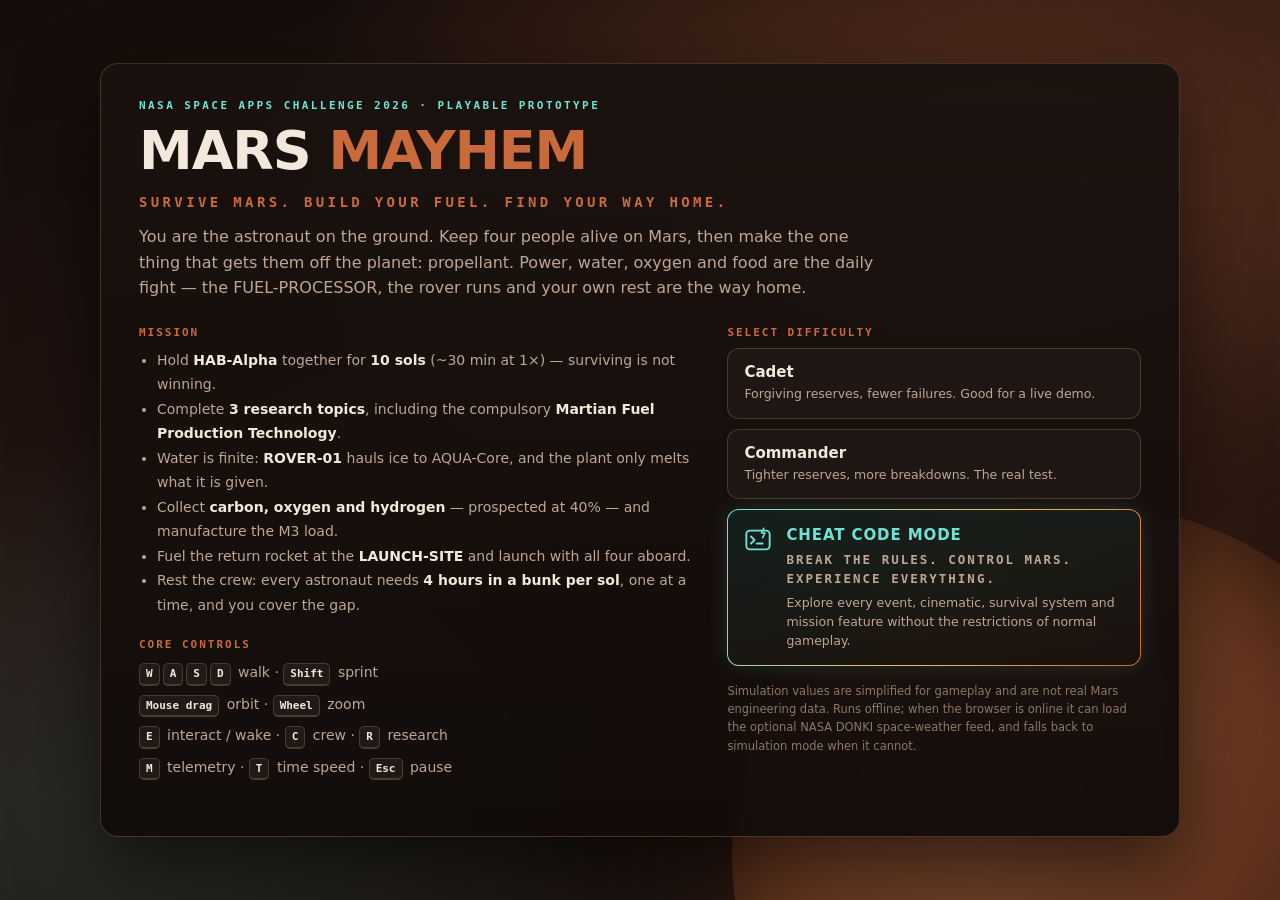
<file: Mars Mayhem/Mars Mayhem/index.html>
<!DOCTYPE html>
<html lang="en">
<head>
  <meta charset="utf-8" />
  <meta name="viewport" content="width=device-width, initial-scale=1" />
  <title>MARS MAYHEM — Junior Astronaut Mission Trainer</title>
  <link rel="icon" href="data:image/svg+xml,%3Csvg xmlns='http://www.w3.org/2000/svg' viewBox='0 0 32 32'%3E%3Ccircle cx='16' cy='16' r='13' fill='%23c96a3c'/%3E%3Ccircle cx='11' cy='12' r='3' fill='%238a4526'/%3E%3Ccircle cx='21' cy='20' r='4' fill='%23a8572f'/%3E%3Ccircle cx='16' cy='16' r='13' fill='none' stroke='%236fe3d4' stroke-width='1.5' stroke-dasharray='3 4'/%3E%3C/svg%3E" />
  <link rel="stylesheet" href="css/style.css" />
</head>
<body>
  <div id="viewport" aria-hidden="true"></div>

  <!-- ────────────────────────── TITLE / BRIEFING ────────────────────────── -->
  <section id="title-screen" class="screen is-open">
    <div class="title-mars"></div>
    <div class="title-card">
      <p class="eyebrow">NASA Space Apps Challenge 2026 · Playable prototype</p>
      <h1>MARS <span>MAYHEM</span></h1>
      <p class="tagline">SURVIVE MARS. BUILD YOUR FUEL. FIND YOUR WAY HOME.</p>
      <p class="lede">
        You are the astronaut on the ground. Keep four people alive on Mars, then make the
        one thing that gets them off the planet: propellant. Power, water, oxygen and food are
        the daily fight — the FUEL-PROCESSOR, the rover runs and your own rest are the way home.
      </p>

      <div class="title-grid">
        <div class="brief">
          <h2>Mission</h2>
          <ul>
            <li>Hold <strong>HAB-Alpha</strong> together for <strong>10 sols</strong> (~30 min at 1×) — surviving is not winning.</li>
            <li>Complete <strong>3 research topics</strong>, including the compulsory <strong>Martian Fuel Production Technology</strong>.</li>
            <li>Water is finite: <strong>ROVER-01</strong> hauls ice to AQUA-Core, and the plant only melts what it is given.</li>
            <li>Collect <strong>carbon, oxygen and hydrogen</strong> — prospected at 40% — and manufacture the M3 load.</li>
            <li>Fuel the return rocket at the <strong>LAUNCH-SITE</strong> and launch with all four aboard.</li>
            <li>Rest the crew: every astronaut needs <strong>4 hours in a bunk per sol</strong>, one at a time, and you cover the gap.</li>
          </ul>
          <h2>Core controls</h2>
          <ul class="keys">
            <li><kbd>W</kbd><kbd>A</kbd><kbd>S</kbd><kbd>D</kbd> walk · <kbd>Shift</kbd> sprint</li>
            <li><kbd>Mouse drag</kbd> orbit · <kbd>Wheel</kbd> zoom</li>
            <li><kbd>E</kbd> interact / wake · <kbd>C</kbd> crew · <kbd>R</kbd> research</li>
            <li><kbd>M</kbd> telemetry · <kbd>T</kbd> time speed · <kbd>Esc</kbd> pause</li>
          </ul>
        </div>
        <div class="difficulty">
          <h2>Select difficulty</h2>
          <button class="diff-card" data-difficulty="cadet">
            <strong>Cadet</strong>
            <span>Forgiving reserves, fewer failures. Good for a live demo.</span>
          </button>
          <button class="diff-card" data-difficulty="commander">
            <strong>Commander</strong>
            <span>Tighter reserves, more breakdowns. The real test.</span>
          </button>
          <button class="diff-card diff-cheat" data-difficulty="cheat">
            <svg class="diff-cheat-icon" viewBox="0 0 24 24" fill="none" aria-hidden="true">
              <rect x="2" y="4" width="20" height="16" rx="3" stroke="currentColor" stroke-width="1.6"/>
              <path d="M6 9l3 3-3 3M11 15h5" stroke="currentColor" stroke-width="1.6" stroke-linecap="round" stroke-linejoin="round"/>
              <path d="M17 2l-2 4h3l-2 4" stroke="currentColor" stroke-width="1.4" stroke-linecap="round" stroke-linejoin="round"/>
            </svg>
            <span class="diff-cheat-body">
              <strong>CHEAT CODE MODE</strong>
              <span class="diff-cheat-tag">BREAK THE RULES. CONTROL MARS. EXPERIENCE EVERYTHING.</span>
              <span>Explore every event, cinematic, survival system and mission feature without the restrictions of normal gameplay.</span>
            </span>
          </button>
          <button id="btn-continue" class="ghost" hidden>Continue saved outpost</button>
          <p class="fineprint">
            Simulation values are simplified for gameplay and are not real Mars engineering data.
            Runs offline; when the browser is online it can load the optional NASA DONKI
            space-weather feed, and falls back to simulation mode when it cannot.
          </p>
        </div>
      </div>
    </div>
  </section>

  <!-- ──────────────────────── CHEAT MODE SETUP ───────────────────────── -->
  <section id="cheat-setup" class="screen">
    <div class="title-mars"></div>
    <div class="title-card cheat-setup-card">
      <p class="eyebrow">Cheat Code Mode // Sandbox setup</p>
      <h1>CHOOSE YOUR <span>SHOWCASE</span></h1>
      <p class="lede">
        A live outpost with the rules lifted. Every event, cinematic and mission system is yours to
        trigger on demand — pick where to start, and switch freely from the console once you are in.
      </p>
      <div class="cheat-options">
        <button class="cheat-option primary" data-cheat-tab="home">
          <svg viewBox="0 0 24 24" fill="none" aria-hidden="true"><rect x="2" y="4" width="20" height="16" rx="3" stroke="currentColor" stroke-width="1.6"/><path d="M6 9l3 3-3 3M11 15h5" stroke="currentColor" stroke-width="1.6" stroke-linecap="round" stroke-linejoin="round"/></svg>
          <span class="cheat-option-body">
            <strong>Start Cheat Code Mode</strong>
            <span>The full console. Every system, every shortcut, live telemetry.</span>
          </span>
        </button>
        <button class="cheat-option" data-cheat-tab="events">
          <svg viewBox="0 0 24 24" fill="none" aria-hidden="true"><path d="M13 2L4 14h6l-1 8 9-12h-6l1-8z" stroke="currentColor" stroke-width="1.6" stroke-linejoin="round"/></svg>
          <span class="cheat-option-body">
            <strong>Event Showcase</strong>
            <span>All ten colony events on demand — real warnings, real consequences.</span>
          </span>
        </button>
        <button class="cheat-option" data-cheat-tab="films">
          <svg viewBox="0 0 24 24" fill="none" aria-hidden="true"><rect x="2" y="5" width="20" height="14" rx="3" stroke="currentColor" stroke-width="1.6"/><path d="M10 9.5l5 2.5-5 2.5v-5z" fill="currentColor"/></svg>
          <span class="cheat-option-body">
            <strong>Cinematic Showcase</strong>
            <span>The opening arrival and the journey home, replayable any time.</span>
          </span>
        </button>
        <button class="cheat-option" data-cheat-tab="survive">
          <svg viewBox="0 0 24 24" fill="none" aria-hidden="true"><path d="M12 21s-8-4.6-8-10a4.6 4.6 0 018-3 4.6 4.6 0 018 3c0 5.4-8 10-8 10z" stroke="currentColor" stroke-width="1.6" stroke-linejoin="round"/><path d="M12 8v6M9 11h6" stroke="currentColor" stroke-width="1.6" stroke-linecap="round"/></svg>
          <span class="cheat-option-body">
            <strong>Survival Sandbox</strong>
            <span>Infinite reserves, unlocked research, a fully rested crew.</span>
          </span>
        </button>
        <button class="cheat-option" data-cheat-tab="rocket">
          <svg viewBox="0 0 24 24" fill="none" aria-hidden="true"><path d="M12 2c3 2 4.5 5.5 4.5 9l2.5 3.5-3 .5c-.5 1.5-1.5 3-4 5-2.5-2-3.5-3.5-4-5l-3-.5L7.5 11C7.5 7.5 9 4 12 2z" stroke="currentColor" stroke-width="1.6" stroke-linejoin="round"/><circle cx="12" cy="9" r="1.6" stroke="currentColor" stroke-width="1.4"/></svg>
          <span class="cheat-option-body">
            <strong>Mission &amp; Rocket Showcase</strong>
            <span>Feedstock to liftoff: the whole journey-home chain, step by step.</span>
          </span>
        </button>
        <button class="cheat-option back" data-cheat-tab="back">
          <svg viewBox="0 0 24 24" fill="none" aria-hidden="true"><path d="M15 5l-7 7 7 7" stroke="currentColor" stroke-width="1.8" stroke-linecap="round" stroke-linejoin="round"/></svg>
          <span class="cheat-option-body">
            <strong>Back to Difficulty Selection</strong>
            <span>Return to Cadet, Commander — your saved outpost is waiting.</span>
          </span>
        </button>
      </div>
      <p class="fineprint">
        Cheat Code Mode runs as a separate sandbox. Saving is disabled here and normal-mode saves are
        never read, written or cleared. No external assets; the optional NASA DONKI monitor still
        posts live space-weather records, while every local hazard stays simulated.
      </p>
    </div>
  </section>

  <!-- ─────────────────────────────── HUD ─────────────────────────────── -->
  <div id="hud" class="is-hidden">
    <header class="hud-top">
      <div class="strips">
        <div class="resource-strip" id="resource-strip"></div>
        <div class="mission-strip" id="mission-strip"></div>
      </div>
      <div class="clock-block">
        <div class="sol-label">SOL <span id="sol-value">1</span></div>
        <div class="clock-label" id="clock-value">06:00</div>
        <div class="daybar"><div id="daybar-fill"></div></div>
        <button id="speed-btn" class="chip" title="Cycle simulation speed (T)">1×</button>
        <div id="cpms-chip" class="cpms-chip" data-state="online">COMS // ONLINE</div>
        <div id="emergency-alert" class="emergency-alert" hidden>CRITICAL SURVIVAL ALERT</div>
      </div>
    </header>

    <div id="warning-banner" class="warning-banner" hidden></div>

    <aside class="env-forecast" id="env-forecast" data-severity="none" aria-label="Mars environmental forecast">
      <header class="fc-head">
        <div>
          <h3>MARS ENVIRONMENTAL FORECAST</h3>
          <p>COLONY SENSOR MODEL // OFFLINE</p>
        </div>
        <span class="fc-status" id="fc-status">SCANNING</span>
      </header>

      <div class="cpms-lock" id="fc-cpms" hidden>
        <strong>COMS // OFFLINE</strong>
        <span>Forecast delivery disconnected. Repair at COMMS-TOWER.</span>
      </div>

      <div class="fc-idle" id="fc-idle">NO IMMEDIATE ENVIRONMENTAL THREATS DETECTED.</div>

      <div class="fc-active" id="fc-active" hidden>
        <div class="fc-event">
          <span class="fc-lamp" aria-hidden="true"></span>
          <strong id="fc-code">—</strong>
          <span class="fc-severity" id="fc-severity">LOW</span>
        </div>

        <div class="fc-countdown-row">
          <span>EST. IMPACT</span>
          <strong id="fc-countdown">00:00</strong>
          <em>sim seconds</em>
        </div>

        <p class="fc-headline" id="fc-headline"></p>

        <dl class="fc-readout">
          <div><dt>AFFECTED</dt><dd id="fc-impact">—</dd></div>
          <div><dt>ACTION</dt><dd id="fc-action">—</dd></div>
        </dl>

        <p class="fc-queue" id="fc-queue" hidden></p>
      </div>

      <p class="fc-foot">
        Generated by the MARS MAYHEM event director from pending colony hazards. This is simulation
        data, not NASA data — the DONKI space-weather monitor is a separate real-world feed.
      </p>
    </aside>

    <aside class="space-weather" id="space-weather" data-level="green" aria-label="NASA space weather monitor">
      <header class="sw-head">
        <div>
          <h3>NASA SPACE WEATHER MONITOR</h3>
          <p>DONKI // LIVE DATA FEED</p>
        </div>
        <span class="sw-conn" id="sw-connection" data-state="offline">STANDBY</span>
      </header>

      <div class="cpms-lock" id="sw-cpms" hidden>
        <strong>COMS // OFFLINE</strong>
        <span>DONKI announcements disconnected. Repair at COMMS-TOWER.</span>
      </div>

      <div class="sw-level">
        <span class="sw-lamp" aria-hidden="true"></span>
        <strong id="sw-level-label">GREEN</strong>
        <span id="sw-level-note">No relevant active alert found in the retrieved data.</span>
      </div>

      <dl class="sw-readout">
        <div><dt>LATEST EVENT</dt><dd id="sw-event">—</dd></div>
        <div><dt>CATEGORY</dt><dd id="sw-category">—</dd></div>
        <div><dt>EVENT TIME</dt><dd id="sw-time">—</dd></div>
        <div><dt>RISK ADVISORY</dt><dd id="sw-advisory">No active advisory.</dd></div>
        <div><dt>LAST UPDATED</dt><dd id="sw-updated">never</dd></div>
      </dl>

      <div class="sw-readiness">
        <span id="sw-bunker">BUNKER: —</span>
        <span id="sw-shield">SHIELDING: —</span>
      </div>

      <div class="sw-events">
        <h4>RECENT DONKI EVENTS</h4>
        <ul id="sw-event-list"><li class="quiet">Awaiting NASA data…</li></ul>
      </div>

      <div class="sw-actions">
        <button id="sw-refresh" class="chip sw-refresh" type="button">REFRESH NASA DATA</button>
        <span class="sw-source" id="sw-source">NASA DONKI</span>
      </div>

      <p class="sw-foot" id="sw-foot">
        DONKI records are space-weather observations, analyses and notifications — not a radiation
        measurement at Mars. Risk levels are game-side interpretations. Dust storms, marsquakes and
        faults are MARS MAYHEM simulation, not DONKI forecasts.
      </p>

      <div class="sw-dev" id="sw-dev" hidden>
        <span>DEV PREVIEW · SIMULATION, NOT DONKI</span>
        <button type="button" data-sw-dev="radiation">Radiation warning</button>
        <button type="button" data-sw-dev="dust_storm">Dust storm</button>
      </div>
    </aside>

    <aside class="objective-card">
      <h3 id="objective-title">Mission</h3>
      <ul id="objective-list"></ul>
    </aside>

    <aside class="log-card" id="log-card"></aside>

    <div class="rover-chip" id="rover-chip" hidden>
      <span class="rover-dot"></span>
      <span class="rover-label">ROVER-01</span>
      <span class="rover-status" id="rover-status">Idle</span>
    </div>

    <div class="interaction" id="interaction" hidden>
      <kbd>E</kbd><span id="interaction-label">Interact</span>
    </div>

    <div class="hud-hint">
      <span><kbd>C</kbd> Crew</span>
      <span><kbd>R</kbd> Research</span>
      <span><kbd>M</kbd> Telemetry</span>
      <span><kbd>Esc</kbd> Pause</span>
      <button id="lock-btn" class="chip chip-lock" type="button"
              title="Shift Lock camera — over-the-shoulder view (Caps Lock)" aria-pressed="false">SHIFT LOCK OFF</button>
    </div>

    <div class="reticle" id="reticle" hidden></div>

    <div class="repair-strip" id="repair-strip" hidden>
      <span id="repair-label">Repairing…</span>
      <div class="bar"><div id="repair-fill"></div></div>
      <span class="hint">Stay at the facility</span>
    </div>
  </div>

  <!-- ─────────────────────── CHEAT CONSOLE DOCK ──────────────────────── -->
  <div id="cheat-dock" class="is-hidden" aria-label="Cheat Code Mode console"></div>

  <!-- ───────────────────────────── PANELS ───────────────────────────── -->
  <div id="panel-root" class="is-hidden" role="dialog" aria-modal="true"></div>

  <!-- ──────────────────────────── RESULTS ───────────────────────────── -->
  <section id="results-screen" class="screen">
    <div class="title-card">
      <p class="eyebrow" id="results-eyebrow">Mission report</p>
      <h1 id="results-title">Outpost online</h1>
      <p class="lede" id="results-summary"></p>
      <div class="results-grade" id="results-grade">—</div>
      <p class="results-grade-note" id="results-grade-note"></p>
      <dl class="results-grid" id="results-stats"></dl>
      <div class="result-actions">
        <button id="btn-restart" class="primary">Run a new outpost</button>
      </div>
    </div>
  </section>

  <script src="js/vendor/three.min.js"></script>
  <script type="module" src="js/main.js"></script>
</body>
</html>
</file>
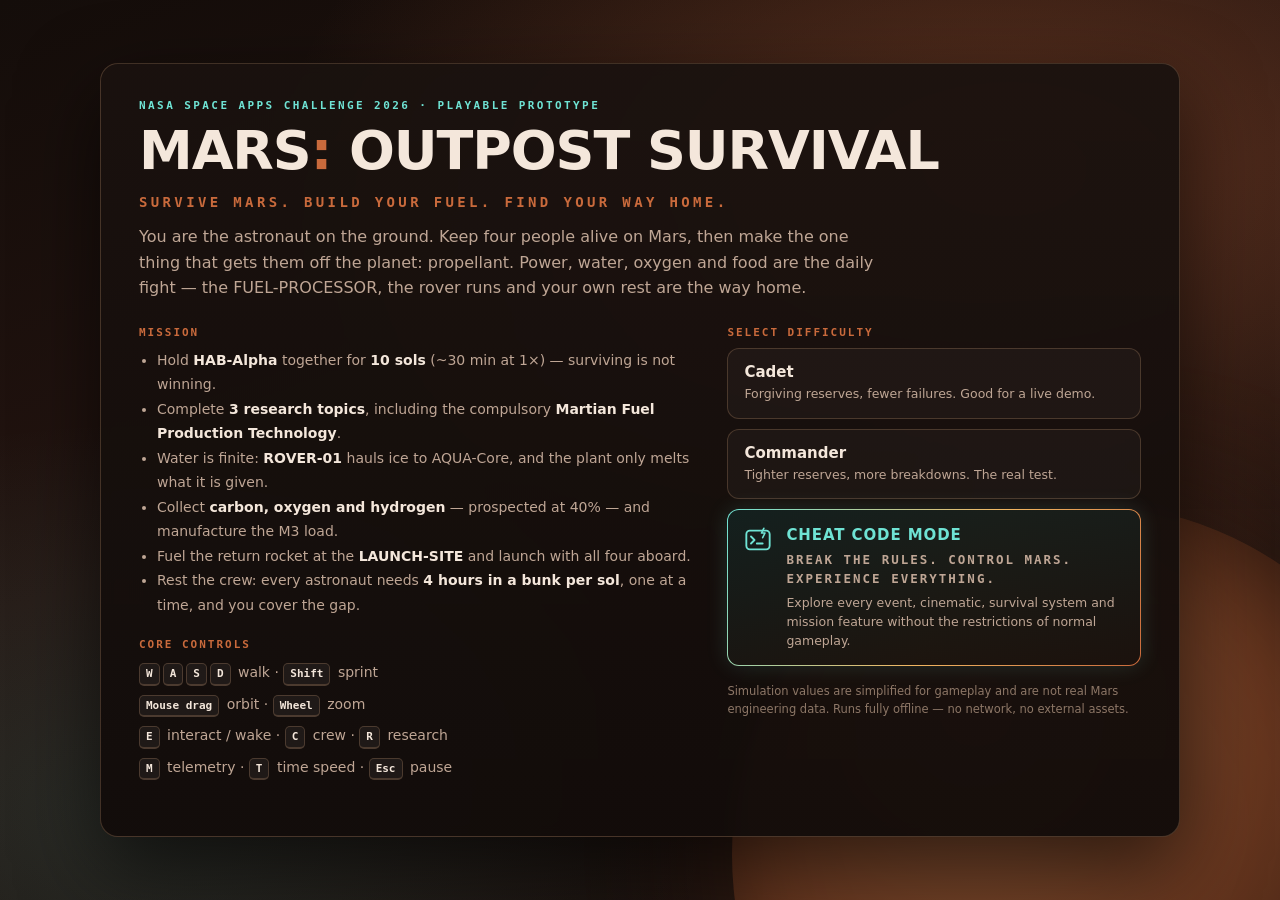
<file: Mars Mayhem/Vyomforge_backup_2026-11-13/index.html>
<!DOCTYPE html>
<html lang="en">
<head>
  <meta charset="utf-8" />
  <meta name="viewport" content="width=device-width, initial-scale=1" />
  <title>MARS: Outpost Survival</title>
  <link rel="icon" href="data:image/svg+xml,%3Csvg xmlns='http://www.w3.org/2000/svg' viewBox='0 0 32 32'%3E%3Ccircle cx='16' cy='16' r='13' fill='%23c96a3c'/%3E%3Ccircle cx='11' cy='12' r='3' fill='%238a4526'/%3E%3Ccircle cx='21' cy='20' r='4' fill='%23a8572f'/%3E%3Ccircle cx='16' cy='16' r='13' fill='none' stroke='%236fe3d4' stroke-width='1.5' stroke-dasharray='3 4'/%3E%3C/svg%3E" />
  <link rel="stylesheet" href="css/style.css" />
</head>
<body>
  <div id="viewport" aria-hidden="true"></div>

  <!-- ────────────────────────── TITLE / BRIEFING ────────────────────────── -->
  <section id="title-screen" class="screen is-open">
    <div class="title-mars"></div>
    <div class="title-card">
      <p class="eyebrow">NASA Space Apps Challenge 2026 · Playable prototype</p>
      <h1>MARS<span>:</span> OUTPOST SURVIVAL</h1>
      <p class="tagline">SURVIVE MARS. BUILD YOUR FUEL. FIND YOUR WAY HOME.</p>
      <p class="lede">
        You are the astronaut on the ground. Keep four people alive on Mars, then make the
        one thing that gets them off the planet: propellant. Power, water, oxygen and food are
        the daily fight — the FUEL-PROCESSOR, the rover runs and your own rest are the way home.
      </p>

      <div class="title-grid">
        <div class="brief">
          <h2>Mission</h2>
          <ul>
            <li>Hold <strong>HAB-Alpha</strong> together for <strong>10 sols</strong> (~30 min at 1×) — surviving is not winning.</li>
            <li>Complete <strong>3 research topics</strong>, including the compulsory <strong>Martian Fuel Production Technology</strong>.</li>
            <li>Water is finite: <strong>ROVER-01</strong> hauls ice to AQUA-Core, and the plant only melts what it is given.</li>
            <li>Collect <strong>carbon, oxygen and hydrogen</strong> — prospected at 40% — and manufacture the M3 load.</li>
            <li>Fuel the return rocket at the <strong>LAUNCH-SITE</strong> and launch with all four aboard.</li>
            <li>Rest the crew: every astronaut needs <strong>4 hours in a bunk per sol</strong>, one at a time, and you cover the gap.</li>
          </ul>
          <h2>Core controls</h2>
          <ul class="keys">
            <li><kbd>W</kbd><kbd>A</kbd><kbd>S</kbd><kbd>D</kbd> walk · <kbd>Shift</kbd> sprint</li>
            <li><kbd>Mouse drag</kbd> orbit · <kbd>Wheel</kbd> zoom</li>
            <li><kbd>E</kbd> interact / wake · <kbd>C</kbd> crew · <kbd>R</kbd> research</li>
            <li><kbd>M</kbd> telemetry · <kbd>T</kbd> time speed · <kbd>Esc</kbd> pause</li>
          </ul>
        </div>
        <div class="difficulty">
          <h2>Select difficulty</h2>
          <button class="diff-card" data-difficulty="cadet">
            <strong>Cadet</strong>
            <span>Forgiving reserves, fewer failures. Good for a live demo.</span>
          </button>
          <button class="diff-card" data-difficulty="commander">
            <strong>Commander</strong>
            <span>Tighter reserves, more breakdowns. The real test.</span>
          </button>
          <button class="diff-card diff-cheat" data-difficulty="cheat">
            <svg class="diff-cheat-icon" viewBox="0 0 24 24" fill="none" aria-hidden="true">
              <rect x="2" y="4" width="20" height="16" rx="3" stroke="currentColor" stroke-width="1.6"/>
              <path d="M6 9l3 3-3 3M11 15h5" stroke="currentColor" stroke-width="1.6" stroke-linecap="round" stroke-linejoin="round"/>
              <path d="M17 2l-2 4h3l-2 4" stroke="currentColor" stroke-width="1.4" stroke-linecap="round" stroke-linejoin="round"/>
            </svg>
            <span class="diff-cheat-body">
              <strong>CHEAT CODE MODE</strong>
              <span class="diff-cheat-tag">BREAK THE RULES. CONTROL MARS. EXPERIENCE EVERYTHING.</span>
              <span>Explore every event, cinematic, survival system and mission feature without the restrictions of normal gameplay.</span>
            </span>
          </button>
          <button id="btn-continue" class="ghost" hidden>Continue saved outpost</button>
          <p class="fineprint">
            Simulation values are simplified for gameplay and are not real Mars engineering data.
            Runs fully offline — no network, no external assets.
          </p>
        </div>
      </div>
    </div>
  </section>

  <!-- ──────────────────────── CHEAT MODE SETUP ───────────────────────── -->
  <section id="cheat-setup" class="screen">
    <div class="title-mars"></div>
    <div class="title-card cheat-setup-card">
      <p class="eyebrow">Cheat Code Mode // Sandbox setup</p>
      <h1>CHOOSE YOUR <span>SHOWCASE</span></h1>
      <p class="lede">
        A live outpost with the rules lifted. Every event, cinematic and mission system is yours to
        trigger on demand — pick where to start, and switch freely from the console once you are in.
      </p>
      <div class="cheat-options">
        <button class="cheat-option primary" data-cheat-tab="home">
          <svg viewBox="0 0 24 24" fill="none" aria-hidden="true"><rect x="2" y="4" width="20" height="16" rx="3" stroke="currentColor" stroke-width="1.6"/><path d="M6 9l3 3-3 3M11 15h5" stroke="currentColor" stroke-width="1.6" stroke-linecap="round" stroke-linejoin="round"/></svg>
          <span class="cheat-option-body">
            <strong>Start Cheat Code Mode</strong>
            <span>The full console. Every system, every shortcut, live telemetry.</span>
          </span>
        </button>
        <button class="cheat-option" data-cheat-tab="events">
          <svg viewBox="0 0 24 24" fill="none" aria-hidden="true"><path d="M13 2L4 14h6l-1 8 9-12h-6l1-8z" stroke="currentColor" stroke-width="1.6" stroke-linejoin="round"/></svg>
          <span class="cheat-option-body">
            <strong>Event Showcase</strong>
            <span>All nine colony events on demand — real warnings, real consequences.</span>
          </span>
        </button>
        <button class="cheat-option" data-cheat-tab="films">
          <svg viewBox="0 0 24 24" fill="none" aria-hidden="true"><rect x="2" y="5" width="20" height="14" rx="3" stroke="currentColor" stroke-width="1.6"/><path d="M10 9.5l5 2.5-5 2.5v-5z" fill="currentColor"/></svg>
          <span class="cheat-option-body">
            <strong>Cinematic Showcase</strong>
            <span>The opening arrival and the journey home, replayable any time.</span>
          </span>
        </button>
        <button class="cheat-option" data-cheat-tab="survive">
          <svg viewBox="0 0 24 24" fill="none" aria-hidden="true"><path d="M12 21s-8-4.6-8-10a4.6 4.6 0 018-3 4.6 4.6 0 018 3c0 5.4-8 10-8 10z" stroke="currentColor" stroke-width="1.6" stroke-linejoin="round"/><path d="M12 8v6M9 11h6" stroke="currentColor" stroke-width="1.6" stroke-linecap="round"/></svg>
          <span class="cheat-option-body">
            <strong>Survival Sandbox</strong>
            <span>Infinite reserves, unlocked research, a fully rested crew.</span>
          </span>
        </button>
        <button class="cheat-option" data-cheat-tab="rocket">
          <svg viewBox="0 0 24 24" fill="none" aria-hidden="true"><path d="M12 2c3 2 4.5 5.5 4.5 9l2.5 3.5-3 .5c-.5 1.5-1.5 3-4 5-2.5-2-3.5-3.5-4-5l-3-.5L7.5 11C7.5 7.5 9 4 12 2z" stroke="currentColor" stroke-width="1.6" stroke-linejoin="round"/><circle cx="12" cy="9" r="1.6" stroke="currentColor" stroke-width="1.4"/></svg>
          <span class="cheat-option-body">
            <strong>Mission &amp; Rocket Showcase</strong>
            <span>Feedstock to liftoff: the whole journey-home chain, step by step.</span>
          </span>
        </button>
        <button class="cheat-option back" data-cheat-tab="back">
          <svg viewBox="0 0 24 24" fill="none" aria-hidden="true"><path d="M15 5l-7 7 7 7" stroke="currentColor" stroke-width="1.8" stroke-linecap="round" stroke-linejoin="round"/></svg>
          <span class="cheat-option-body">
            <strong>Back to Difficulty Selection</strong>
            <span>Return to Cadet, Commander — your saved outpost is waiting.</span>
          </span>
        </button>
      </div>
      <p class="fineprint">
        Cheat Code Mode runs as a separate sandbox. Saving is disabled here and normal-mode saves are
        never read, written or cleared. Runs fully offline — no network, no external assets.
      </p>
    </div>
  </section>

  <!-- ─────────────────────────────── HUD ─────────────────────────────── -->
  <div id="hud" class="is-hidden">
    <header class="hud-top">
      <div class="strips">
        <div class="resource-strip" id="resource-strip"></div>
        <div class="mission-strip" id="mission-strip"></div>
      </div>
      <div class="clock-block">
        <div class="sol-label">SOL <span id="sol-value">1</span></div>
        <div class="clock-label" id="clock-value">06:00</div>
        <div class="daybar"><div id="daybar-fill"></div></div>
        <button id="speed-btn" class="chip" title="Cycle simulation speed (T)">1×</button>
      </div>
    </header>

    <div id="warning-banner" class="warning-banner" hidden></div>

    <aside class="objective-card">
      <h3 id="objective-title">Mission</h3>
      <ul id="objective-list"></ul>
    </aside>

    <aside class="log-card" id="log-card"></aside>

    <div class="rover-chip" id="rover-chip" hidden>
      <span class="rover-dot"></span>
      <span class="rover-label">ROVER-01</span>
      <span class="rover-status" id="rover-status">Idle</span>
    </div>

    <div class="interaction" id="interaction" hidden>
      <kbd>E</kbd><span id="interaction-label">Interact</span>
    </div>

    <div class="hud-hint">
      <span><kbd>C</kbd> Crew</span>
      <span><kbd>R</kbd> Research</span>
      <span><kbd>M</kbd> Telemetry</span>
      <span><kbd>Esc</kbd> Pause</span>
      <button id="lock-btn" class="chip chip-lock" type="button"
              title="Shift Lock camera — over-the-shoulder view (Caps Lock)" aria-pressed="false">SHIFT LOCK OFF</button>
    </div>

    <div class="reticle" id="reticle" hidden></div>

    <div class="repair-strip" id="repair-strip" hidden>
      <span id="repair-label">Repairing…</span>
      <div class="bar"><div id="repair-fill"></div></div>
      <span class="hint">Stay at the facility</span>
    </div>
  </div>

  <!-- ─────────────────────── CHEAT CONSOLE DOCK ──────────────────────── -->
  <div id="cheat-dock" class="is-hidden" aria-label="Cheat Code Mode console"></div>

  <!-- ───────────────────────────── PANELS ───────────────────────────── -->
  <div id="panel-root" class="is-hidden" role="dialog" aria-modal="true"></div>

  <!-- ──────────────────────────── RESULTS ───────────────────────────── -->
  <section id="results-screen" class="screen">
    <div class="title-card">
      <p class="eyebrow" id="results-eyebrow">Mission report</p>
      <h1 id="results-title">Outpost online</h1>
      <p class="lede" id="results-summary"></p>
      <div class="results-grade" id="results-grade">—</div>
      <p class="results-grade-note" id="results-grade-note"></p>
      <dl class="results-grid" id="results-stats"></dl>
      <div class="result-actions">
        <button id="btn-restart" class="primary">Run a new outpost</button>
      </div>
    </div>
  </section>

  <script src="js/vendor/three.min.js"></script>
  <script type="module" src="js/main.js"></script>
</body>
</html>
</file>
<file: Mars Mayhem/Mars Mayhem/css/style.css>
/* MARS MAYHEM — interface layer.
   Palette: rust / basalt / oxidised copper, with a cold cyan for live telemetry. */

:root {
  --rust: #c96a3c;
  --rust-dim: #8a4526;
  --sand: #e7c9a9;
  --basalt: #120c0a;
  --panel: rgba(20, 13, 10, 0.88);
  --panel-solid: #1a1210;
  --line: rgba(233, 176, 133, 0.22);
  --cyan: #6fe3d4;
  --amber: #f2b661;
  --red: #ef6a5a;
  --green: #8fd06a;
  --ink: #f4e7db;
  --ink-dim: #bfa695;
  --mono: ui-monospace, "SFMono-Regular", "Cascadia Mono", Consolas, monospace;
  --sans: system-ui, -apple-system, "Segoe UI", Roboto, Helvetica, Arial, sans-serif;
}

* { box-sizing: border-box; }

[hidden] { display: none !important; }

html, body {
  margin: 0;
  height: 100%;
  overflow: hidden;
  background: var(--basalt);
  color: var(--ink);
  font-family: var(--sans);
  -webkit-font-smoothing: antialiased;
}

#viewport { position: fixed; inset: 0; }
#viewport canvas { display: block; }

.is-hidden { display: none !important; }

/* ─────────────────────────── screens (title / results) ─────────────────────────── */

.screen {
  position: fixed;
  inset: 0;
  display: none;
  place-items: center;
  padding: 4vh 4vw;
  overflow-y: auto;
  background:
    radial-gradient(1200px 700px at 78% 18%, rgba(201, 106, 60, 0.35), transparent 60%),
    radial-gradient(900px 600px at 10% 90%, rgba(111, 227, 212, 0.12), transparent 65%),
    linear-gradient(160deg, #140d0a 0%, #241410 45%, #150e0b 100%);
  z-index: 40;
}
.screen.is-open { display: grid; }

.title-mars {
  position: absolute;
  right: -12vw;
  bottom: -34vh;
  width: 78vh;
  height: 78vh;
  border-radius: 50%;
  background:
    radial-gradient(circle at 35% 30%, #d98a55 0%, #a8572f 42%, #5c2b17 78%, #2a1209 100%);
  box-shadow: 0 0 160px rgba(201, 106, 60, 0.35), inset -40px -30px 120px rgba(0, 0, 0, 0.7);
  opacity: 0.55;
  pointer-events: none;
}

.title-card {
  position: relative;
  width: min(1080px, 100%);
  padding: 34px 38px;
  border: 1px solid var(--line);
  border-radius: 18px;
  background: linear-gradient(180deg, rgba(26, 18, 15, 0.94), rgba(18, 12, 10, 0.96));
  box-shadow: 0 30px 80px rgba(0, 0, 0, 0.6);
  backdrop-filter: blur(6px);
}

.eyebrow {
  margin: 0 0 10px;
  font: 600 11px/1.4 var(--mono);
  letter-spacing: 0.22em;
  text-transform: uppercase;
  color: var(--cyan);
}

.title-card h1 {
  margin: 0 0 14px;
  font-size: clamp(28px, 4.4vw, 54px);
  line-height: 1.02;
  letter-spacing: -0.02em;
}
.title-card h1 span { color: var(--rust); }

.tagline {
  margin: 0 0 12px;
  font: 700 clamp(11px, 1.15vw, 14px)/1.4 var(--mono);
  letter-spacing: 0.24em;
  text-transform: uppercase;
  color: var(--rust);
}

.lede {
  margin: 0 0 26px;
  max-width: 74ch;
  font-size: clamp(14px, 1.35vw, 16px);
  line-height: 1.6;
  color: var(--ink-dim);
}

.title-grid {
  display: grid;
  grid-template-columns: minmax(0, 1.35fr) minmax(0, 1fr);
  gap: 30px;
}
@media (max-width: 780px) {
  .title-grid { grid-template-columns: 1fr; }
  .title-card { padding: 24px; }
}

.title-grid h2 {
  margin: 0 0 10px;
  font: 600 11px/1 var(--mono);
  letter-spacing: 0.18em;
  text-transform: uppercase;
  color: var(--rust);
}
.brief ul { margin: 0 0 22px; padding-left: 18px; color: var(--ink-dim); font-size: 14px; line-height: 1.75; }
.brief ul.keys { list-style: none; padding-left: 0; }
.brief ul.keys li { margin-bottom: 6px; }
.brief strong { color: var(--ink); }

kbd {
  display: inline-block;
  min-width: 20px;
  padding: 2px 6px;
  margin-right: 3px;
  border: 1px solid var(--line);
  border-bottom-width: 2px;
  border-radius: 5px;
  background: rgba(255, 255, 255, 0.05);
  font: 600 11px/1.4 var(--mono);
  color: var(--ink);
  text-align: center;
}

.diff-card {
  display: block;
  width: 100%;
  margin-bottom: 10px;
  padding: 14px 16px;
  border: 1px solid var(--line);
  border-radius: 12px;
  background: rgba(255, 255, 255, 0.03);
  color: var(--ink);
  text-align: left;
  cursor: pointer;
  transition: border-color 0.15s, background 0.15s, transform 0.15s;
}
.diff-card:hover { border-color: var(--rust); background: rgba(201, 106, 60, 0.14); transform: translateY(-1px); }
.diff-card strong { display: block; margin-bottom: 4px; font-size: 15px; }
.diff-card span { font-size: 12.5px; color: var(--ink-dim); line-height: 1.5; }

button { font-family: inherit; }
button.ghost, button.primary {
  width: 100%;
  margin-top: 6px;
  padding: 12px 16px;
  border-radius: 10px;
  font: 600 13px/1 var(--sans);
  letter-spacing: 0.04em;
  cursor: pointer;
}
button.ghost {
  border: 1px dashed var(--line);
  background: transparent;
  color: var(--ink-dim);
}
button.ghost:hover { color: var(--ink); border-color: var(--cyan); }
button.primary {
  border: 1px solid var(--rust);
  background: linear-gradient(180deg, #d97a45, #b4542a);
  color: #1a0f09;
}
button.primary:hover { filter: brightness(1.08); }

.fineprint { margin: 16px 0 0; font-size: 11.5px; line-height: 1.6; color: #8d7767; }

/* ─────────────────────────────── HUD ─────────────────────────────── */

#hud { position: fixed; inset: 0; z-index: 20; pointer-events: none; }
#hud > * { pointer-events: auto; }

.hud-top {
  position: absolute;
  top: 16px;
  left: 16px;
  right: 16px;
  display: flex;
  align-items: flex-start;
  justify-content: space-between;
  gap: 16px;
}

.resource-strip { display: flex; gap: 10px; flex-wrap: wrap; }

.res {
  min-width: 128px;
  padding: 9px 12px 10px;
  border: 1px solid var(--line);
  border-radius: 10px;
  background: var(--panel);
  backdrop-filter: blur(4px);
}
.res-label {
  display: flex;
  align-items: baseline;
  justify-content: space-between;
  gap: 8px;
  font: 600 10px/1 var(--mono);
  letter-spacing: 0.16em;
  text-transform: uppercase;
  color: var(--ink-dim);
}
.res-value { font: 700 15px/1 var(--mono); color: var(--ink); }
.res-meter {
  height: 4px;
  margin-top: 8px;
  border-radius: 99px;
  background: rgba(255, 255, 255, 0.09);
  overflow: hidden;
}
.res-meter > i { display: block; height: 100%; border-radius: 99px; background: var(--cyan); transition: width 0.25s linear, background 0.3s; }
.res.warn .res-meter > i { background: var(--amber); }
.res.bad .res-meter > i { background: var(--red); }
.res.bad { border-color: rgba(239, 106, 90, 0.55); animation: pulse 1.4s ease-in-out infinite; }
.res-note { margin-top: 5px; font: 500 10px/1.3 var(--mono); color: #9c8676; }

/* Journey-home strip: feedstocks, propellant and the crew-rest budget. */
.strips { display: grid; gap: 8px; min-width: 0; }
.mission-strip { display: flex; gap: 8px; flex-wrap: wrap; }
.res-mission { min-width: 104px; padding: 7px 10px 8px; }
.res-mission .res-value { font-size: 13px; }
.res-mission .res-label { font-size: 9px; letter-spacing: 0.12em; }
.res-mission .res-note { font-size: 9px; }
.res-mission .res-meter { margin-top: 6px; }
.mission-strip .res-meter > i { background: linear-gradient(90deg, var(--rust-dim), var(--cyan)); }
.mission-strip .res.warn .res-meter > i { background: var(--amber); }
.mission-strip .res.bad .res-meter > i { background: var(--red); }

@keyframes pulse {
  0%, 100% { box-shadow: 0 0 0 0 rgba(239, 106, 90, 0); }
  50% { box-shadow: 0 0 0 3px rgba(239, 106, 90, 0.16); }
}

.clock-block {
  display: grid;
  justify-items: end;
  gap: 3px;
  padding: 9px 12px;
  border: 1px solid var(--line);
  border-radius: 10px;
  background: var(--panel);
  backdrop-filter: blur(4px);
}
.sol-label { font: 700 11px/1 var(--mono); letter-spacing: 0.2em; color: var(--rust); }
.clock-label { font: 700 20px/1 var(--mono); letter-spacing: 0.02em; }
.daybar { width: 132px; height: 3px; border-radius: 99px; background: rgba(255, 255, 255, 0.1); overflow: hidden; }
#daybar-fill { height: 100%; width: 0; background: linear-gradient(90deg, var(--amber), var(--cyan)); }
.chip {
  margin-top: 4px;
  padding: 3px 10px;
  border: 1px solid var(--line);
  border-radius: 99px;
  background: rgba(255, 255, 255, 0.05);
  color: var(--ink);
  font: 600 11px/1.6 var(--mono);
  cursor: pointer;
}
.chip:hover { border-color: var(--cyan); }

.chip-lock { margin-top: 0; letter-spacing: 0.1em; color: #cdb6a5; }
.chip-lock.is-on {
  border-color: var(--cyan);
  background: rgba(111, 227, 212, 0.88);
  color: #08201c;
}

/* CPMS delivery chip — cyan online, amber restoring, rust offline. */
.cpms-chip {
  margin-top: 2px;
  padding: 3px 9px;
  border: 1px solid rgba(111, 227, 212, 0.45);
  border-radius: 99px;
  background: rgba(10, 18, 18, 0.82);
  color: var(--cyan);
  font: 700 8.5px/1.5 var(--mono);
  letter-spacing: 0.12em;
  white-space: nowrap;
}
.cpms-chip[data-state="offline"] {
  border-color: rgba(239, 106, 90, 0.65);
  background: rgba(42, 12, 10, 0.9);
  color: #ffb3a8;
}
.cpms-chip[data-state="restoring"] {
  border-color: rgba(242, 182, 97, 0.65);
  background: rgba(44, 28, 10, 0.9);
  color: #ffdca8;
  animation: pulse 1.4s ease-in-out infinite;
}

/* The CPMS lock card that replaces disconnected panel content. */
.cpms-lock {
  display: grid;
  gap: 4px;
  margin: 0 0 10px;
  padding: 10px 12px;
  border: 1px dashed rgba(239, 106, 90, 0.55);
  border-radius: 8px;
  background: rgba(42, 12, 10, 0.75);
  font: 600 10px/1.5 var(--mono);
  letter-spacing: 0.08em;
  color: var(--dim);
}
.cpms-lock[hidden] { display: none; }
.cpms-lock strong {
  font: 700 12px/1.2 var(--mono);
  letter-spacing: 0.14em;
  color: #ff9d90;
}
.cpms-lock span { font-size: 9.5px; }

.env-forecast[data-cpms="offline"] .fc-foot,
.space-weather[data-cpms="offline"] .sw-level,
.space-weather[data-cpms="offline"] .sw-readout,
.space-weather[data-cpms="offline"] .sw-readiness,
.space-weather[data-cpms="offline"] .sw-events,
.space-weather[data-cpms="offline"] .sw-source,
.space-weather[data-cpms="offline"] .sw-foot { display: none; }

/* Emergency score readout: subtle, and only while a reserve is critical. */
.emergency-alert {
  padding: 3px 8px;
  border: 1px solid rgba(239, 106, 90, 0.55);
  border-radius: 99px;
  background: rgba(48, 16, 12, 0.88);
  color: #ffd9d2;
  font: 700 8.5px/1.5 var(--mono);
  letter-spacing: 0.08em;
  white-space: nowrap;
  animation: pulse 1.4s ease-in-out infinite;
}

/* Shift Lock aiming dot: never clickable, so it cannot steal a camera drag. */
.reticle {
  position: absolute;
  left: 50%;
  top: 50%;
  width: 11px;
  height: 11px;
  margin: -5px 0 0 -5px;
  border: 1.5px solid rgba(216, 255, 250, 0.8);
  border-radius: 50%;
  background: rgba(111, 227, 212, 0.16);
  box-shadow: 0 0 12px rgba(111, 227, 212, 0.4);
  pointer-events: none;
}
.reticle::after {
  content: '';
  position: absolute;
  left: 50%;
  top: 50%;
  width: 2px;
  height: 2px;
  margin: -1px 0 0 -1px;
  border-radius: 50%;
  background: #eafffb;
}

.warning-banner {
  position: absolute;
  top: 152px;
  left: 50%;
  transform: translateX(-50%);
  max-width: min(680px, 86vw);
  padding: 10px 16px;
  border: 1px solid rgba(239, 106, 90, 0.5);
  border-radius: 10px;
  background: rgba(48, 16, 12, 0.92);
  color: #ffd9d2;
  font: 600 12.5px/1.45 var(--mono);
  text-align: center;
  box-shadow: 0 10px 30px rgba(0, 0, 0, 0.45);
}

@media (max-width: 1180px) {
  .warning-banner { top: 240px; }
  .log-card { display: none; }
  .mission-strip .res-note { display: none; }
  .res-mission { min-width: 92px; padding: 6px 9px 7px; }
}
.warning-banner.storm { border-color: rgba(242, 182, 97, 0.6); background: rgba(52, 32, 10, 0.92); color: #ffe6bd; }

/* CPMS failure: the one warning that can be delivered while delivery is down. */
.warning-banner.cpms {
  top: 168px;
  max-width: min(760px, 90vw);
  padding: 12px 18px;
  border-color: rgba(239, 106, 90, 0.85);
  background: rgba(44, 11, 9, 0.97);
  color: #ffd9d2;
  font-size: 14px;
  letter-spacing: 0.09em;
  text-transform: uppercase;
  animation: solar-pulse 1.3s ease-in-out infinite;
}

@keyframes banner-flash {
  0% { opacity: 0.15; transform: translateX(-50%) scale(0.97); }
  100% { opacity: 1; transform: translateX(-50%) scale(1); }
}
.warning-banner.banner-flash { animation: banner-flash 0.55s ease-out; }

@keyframes solar-pulse {
  0%, 100% { box-shadow: 0 10px 30px rgba(0, 0, 0, 0.45), 0 0 0 0 rgba(239, 106, 90, 0); }
  50% { box-shadow: 0 10px 30px rgba(0, 0, 0, 0.45), 0 0 0 4px rgba(239, 106, 90, 0.18); }
}
.warning-banner.solar {
  border-color: rgba(239, 106, 90, 0.65);
  background: rgba(52, 14, 10, 0.95);
  color: #ffe1da;
  animation: solar-pulse 1.8s ease-in-out infinite;
}
.warning-banner.solar[data-level="yellow"] {
  border-color: rgba(242, 182, 97, 0.6);
  background: rgba(54, 38, 12, 0.94);
  color: #ffe6bd;
  animation: none;
}
.warning-banner.solar[data-level="orange"] {
  border-color: rgba(255, 159, 67, 0.65);
  background: rgba(58, 30, 8, 0.95);
  color: #ffdfb0;
}
.warning-banner.solar[data-level="red"] {
  border-color: rgba(239, 106, 90, 0.78);
  background: rgba(60, 12, 9, 0.96);
  color: #ffe1da;
}

/* ───────────────────── NASA DONKI space-weather monitor ───────────────────── */

.space-weather {
  position: absolute;
  top: 216px;
  right: 16px;
  width: 304px;
  max-height: calc(100vh - 300px);
  overflow-x: hidden;
  overflow-y: auto;
  display: flex;
  flex-direction: column;
  gap: 9px;
  padding: 12px 13px 11px;
  border: 1px solid var(--line);
  border-radius: 12px;
  background: var(--panel);
  backdrop-filter: blur(6px);
  font-family: var(--mono);
  box-shadow: 0 14px 34px rgba(0, 0, 0, 0.38);
  z-index: 3;
}
.space-weather[data-level="orange"] { border-color: rgba(242, 182, 97, 0.5); }
.space-weather[data-level="red"] {
  border-color: rgba(239, 106, 90, 0.6);
  box-shadow: 0 0 0 1px rgba(239, 106, 90, 0.15), 0 14px 34px rgba(0, 0, 0, 0.4);
}

.sw-head { display: flex; align-items: flex-start; justify-content: space-between; gap: 8px; }
.sw-head h3 { margin: 0; font: 700 10px/1.2 var(--mono); letter-spacing: 0.14em; color: var(--ink); }
.sw-head p { margin: 3px 0 0; font: 600 8.5px/1.2 var(--mono); letter-spacing: 0.2em; color: var(--cyan); }
.sw-conn {
  flex: none;
  padding: 3px 7px;
  border: 1px solid var(--line);
  border-radius: 99px;
  font: 700 8.5px/1 var(--mono);
  letter-spacing: 0.1em;
  color: var(--ink-dim);
}
.sw-conn[data-state="online"] { color: var(--green); border-color: rgba(143, 208, 106, 0.55); }
.sw-conn[data-state="sync"] { color: var(--cyan); border-color: rgba(111, 227, 212, 0.55); animation: pulse 1.4s ease-in-out infinite; }
.sw-conn[data-state="warn"] { color: var(--amber); border-color: rgba(242, 182, 97, 0.55); }
.sw-conn[data-state="offline"] { color: var(--red); border-color: rgba(239, 106, 90, 0.5); }

.sw-level { display: flex; align-items: center; gap: 7px; padding: 6px 8px; border-radius: 8px; background: rgba(255, 255, 255, 0.04); }
.sw-level strong { font: 700 10px/1 var(--mono); letter-spacing: 0.16em; }
.sw-level > span:last-child { font: 500 9.5px/1.35 var(--mono); color: #b9a394; }
.sw-lamp { width: 8px; height: 8px; border-radius: 50%; flex: none; background: #5d4a3f; }
.space-weather[data-level="green"] .sw-lamp { background: var(--green); box-shadow: 0 0 8px rgba(143, 208, 106, 0.7); }
.space-weather[data-level="yellow"] .sw-lamp { background: var(--amber); box-shadow: 0 0 8px rgba(242, 182, 97, 0.75); }
.space-weather[data-level="orange"] .sw-lamp { background: #ff9f43; box-shadow: 0 0 10px rgba(255, 159, 67, 0.85); animation: sw-lamp 1.4s ease-in-out infinite; }
.space-weather[data-level="red"] .sw-lamp { background: var(--red); box-shadow: 0 0 12px rgba(239, 106, 90, 0.95); animation: sw-lamp 0.8s ease-in-out infinite; }
@keyframes sw-lamp {
  0%, 100% { opacity: 1; transform: scale(1); }
  50% { opacity: 0.4; transform: scale(0.8); }
}

.sw-readout { margin: 0; display: grid; gap: 4px; }
.sw-readout > div { display: grid; grid-template-columns: 78px 1fr; gap: 7px; align-items: baseline; }
.sw-readout dt { font: 600 8px/1.3 var(--mono); letter-spacing: 0.12em; color: #8d7767; }
.sw-readout dd { margin: 0; font: 500 9.5px/1.4 var(--mono); color: var(--ink); }
.sw-readout #sw-advisory { color: #d9c4b3; max-height: 4.2em; overflow-y: auto; }

.sw-readiness { display: flex; flex-wrap: wrap; gap: 5px; }
.sw-readiness span {
  padding: 2px 6px;
  border: 1px solid var(--line);
  border-radius: 99px;
  font: 600 8px/1.5 var(--mono);
  letter-spacing: 0.08em;
  color: var(--ink-dim);
}
.sw-readiness .ok { color: var(--green); border-color: rgba(143, 208, 106, 0.45); }
.sw-readiness .warn { color: var(--amber); border-color: rgba(242, 182, 97, 0.45); }

.sw-events h4 { margin: 0 0 5px; font: 600 8.5px/1 var(--mono); letter-spacing: 0.16em; color: var(--cyan); }
.sw-events ul { margin: 0; padding: 0; list-style: none; display: grid; gap: 5px; max-height: 108px; overflow-y: auto; }
.sw-event { border-left: 2px solid #5d4a3f; padding-left: 6px; }
.sw-event.tone-red { border-left-color: var(--red); }
.sw-event.tone-orange { border-left-color: #ff9f43; }
.sw-event.tone-yellow { border-left-color: var(--amber); }
.sw-event .row { display: flex; align-items: baseline; gap: 6px; font: 600 9px/1.2 var(--mono); }
.sw-event .type { color: var(--cyan); letter-spacing: 0.08em; }
.sw-event .cls { color: var(--ink); }
.sw-event .when { margin-left: auto; color: #9c8676; font-weight: 500; white-space: nowrap; }
.sw-event .why { margin: 2px 0 0; font: 500 8.5px/1.35 var(--mono); color: #a89180; }
.sw-events .quiet { font: 500 9px/1.4 var(--mono); color: #9c8676; }

.sw-actions { display: flex; align-items: center; gap: 8px; }
.sw-refresh { margin-top: 0; flex: none; font-size: 9px; letter-spacing: 0.08em; }
.sw-refresh:disabled { opacity: 0.5; cursor: default; }
.sw-source { font: 500 8px/1.3 var(--mono); color: #8d7767; text-align: right; }
.sw-foot { margin: 0; font: 500 8px/1.45 var(--mono); color: #8d7767; }

.sw-dev { display: flex; flex-wrap: wrap; gap: 5px; padding-top: 6px; border-top: 1px dashed var(--line); }
.sw-dev[hidden] { display: none; }
.sw-dev span { width: 100%; font: 600 8px/1.3 var(--mono); letter-spacing: 0.1em; color: var(--amber); }
.sw-dev button {
  padding: 3px 7px;
  border: 1px solid var(--line);
  border-radius: 99px;
  background: none;
  color: var(--ink-dim);
  font: 600 8.5px/1.2 var(--mono);
  cursor: pointer;
}
.sw-dev button:hover { color: var(--ink); border-color: var(--amber); }

@media (max-width: 1180px) {
  .space-weather { top: 300px; width: 272px; max-height: calc(100vh - 360px); }
}

/* ───────────────────── MARS ENVIRONMENTAL FORECAST ───────────────────── */

.env-forecast {
  position: absolute;
  top: 196px;
  left: 16px;
  width: 304px;
  max-height: calc(100vh - 430px);
  overflow-x: hidden;
  overflow-y: auto;
  display: flex;
  flex-direction: column;
  gap: 9px;
  padding: 12px 13px 11px;
  border: 1px solid var(--line);
  border-radius: 12px;
  background: var(--panel);
  backdrop-filter: blur(6px);
  font-family: var(--mono);
  box-shadow: 0 14px 34px rgba(0, 0, 0, 0.38);
  z-index: 3;
}

.env-forecast[data-severity="low"] { border-color: rgba(143, 208, 106, 0.55); }
.env-forecast[data-severity="moderate"] { border-color: rgba(242, 182, 97, 0.55); }
.env-forecast[data-severity="high"] {
  border-color: rgba(255, 159, 67, 0.65);
  box-shadow: 0 0 0 1px rgba(255, 159, 67, 0.14), 0 14px 34px rgba(0, 0, 0, 0.4);
}
.env-forecast[data-severity="severe"],
.env-forecast[data-severity="active"] {
  border-color: rgba(239, 106, 90, 0.65);
  box-shadow: 0 0 0 1px rgba(239, 106, 90, 0.16), 0 14px 34px rgba(0, 0, 0, 0.42);
}
.env-forecast[data-cpms="offline"] { border-color: rgba(239, 106, 90, 0.45); }

.fc-head { display: flex; align-items: flex-start; justify-content: space-between; gap: 8px; }
.fc-head h3 { margin: 0; font: 700 10px/1.2 var(--mono); letter-spacing: 0.14em; color: var(--ink); }
.fc-head p { margin: 3px 0 0; font: 600 8.5px/1.2 var(--mono); letter-spacing: 0.18em; color: var(--rust); }
.fc-status {
  flex: none;
  padding: 3px 7px;
  border: 1px solid var(--line);
  border-radius: 99px;
  font: 700 8.5px/1 var(--mono);
  letter-spacing: 0.1em;
  color: var(--ink-dim);
  white-space: nowrap;
}
.fc-status[data-state="clear"] { color: var(--green); border-color: rgba(143, 208, 106, 0.5); }
.fc-status[data-state="low"] { color: var(--green); border-color: rgba(143, 208, 106, 0.55); }
.fc-status[data-state="moderate"] { color: var(--amber); border-color: rgba(242, 182, 97, 0.55); }
.fc-status[data-state="high"] { color: #ff9f43; border-color: rgba(255, 159, 67, 0.6); }
.fc-status[data-state="severe"],
.fc-status[data-state="active"] {
  color: var(--red);
  border-color: rgba(239, 106, 90, 0.6);
  animation: pulse 1.4s ease-in-out infinite;
}
.fc-status[data-state="offline"] { color: #ff9d90; border-color: rgba(239, 106, 90, 0.5); }

.fc-idle {
  padding: 7px 8px;
  border: 1px solid rgba(143, 208, 106, 0.28);
  border-radius: 8px;
  background: rgba(32, 52, 22, 0.35);
  font: 600 9px/1.45 var(--mono);
  letter-spacing: 0.04em;
  color: #d5ecc2;
}
.env-forecast[data-severity="active"] .fc-idle {
  border-color: rgba(239, 106, 90, 0.4);
  background: rgba(48, 16, 12, 0.55);
  color: #ffd9d2;
}

.fc-active { display: flex; flex-direction: column; gap: 8px; }
.fc-active[hidden] { display: none; }

.fc-event { display: flex; align-items: center; gap: 7px; }
.fc-event strong { font: 700 13px/1.15 var(--mono); letter-spacing: 0.08em; color: var(--ink); }
.fc-lamp { width: 9px; height: 9px; border-radius: 50%; flex: none; background: #5d4a3f; }
[data-severity="low"] .fc-lamp { background: var(--green); box-shadow: 0 0 8px rgba(143, 208, 106, 0.7); }
[data-severity="moderate"] .fc-lamp { background: var(--amber); box-shadow: 0 0 8px rgba(242, 182, 97, 0.75); }
[data-severity="high"] .fc-lamp { background: #ff9f43; box-shadow: 0 0 10px rgba(255, 159, 67, 0.85); animation: sw-lamp 1.4s ease-in-out infinite; }
[data-severity="severe"] .fc-lamp { background: var(--red); box-shadow: 0 0 12px rgba(239, 106, 90, 0.95); animation: sw-lamp 0.8s ease-in-out infinite; }

.fc-severity {
  margin-left: auto;
  padding: 2px 6px;
  border: 1px solid currentColor;
  border-radius: 99px;
  font: 700 8px/1.4 var(--mono);
  letter-spacing: 0.08em;
  color: var(--ink-dim);
  white-space: nowrap;
}
[data-severity="low"] .fc-severity { color: var(--green); }
[data-severity="moderate"] .fc-severity { color: var(--amber); }
[data-severity="high"] .fc-severity { color: #ff9f43; }
[data-severity="severe"] .fc-severity { color: var(--red); }

.fc-countdown-row {
  display: flex;
  align-items: baseline;
  gap: 8px;
  padding: 6px 8px;
  border-radius: 8px;
  background: rgba(255, 255, 255, 0.04);
}
.fc-countdown-row span { font: 600 8px/1 var(--mono); letter-spacing: 0.14em; color: #8d7767; }
.fc-countdown-row strong { margin-left: auto; font: 700 20px/1 var(--mono); letter-spacing: 0.04em; color: var(--ink); }
.fc-countdown-row em { font: 600 8px/1 var(--mono); font-style: normal; color: #8d7767; }

.fc-headline { margin: 0; font: 500 10px/1.5 var(--mono); color: #d9c4b3; }

.fc-readout { margin: 0; display: grid; gap: 4px; }
.fc-readout > div { display: grid; grid-template-columns: 62px 1fr; gap: 7px; align-items: baseline; }
.fc-readout dt { font: 600 8px/1.3 var(--mono); letter-spacing: 0.12em; color: #8d7767; }
.fc-readout dd { margin: 0; font: 500 9.5px/1.4 var(--mono); color: var(--ink); }

.fc-queue { margin: 0; font: 600 8px/1.4 var(--mono); color: var(--amber); letter-spacing: 0.04em; }
.fc-queue[hidden] { display: none; }

.fc-foot { margin: 0; font: 500 8px/1.45 var(--mono); color: #8d7767; }

.warning-banner.forecast {
  border-color: rgba(242, 182, 97, 0.6);
  background: rgba(52, 32, 10, 0.93);
  color: #ffe6bd;
}
.warning-banner.forecast[data-level="low"] {
  border-color: rgba(143, 208, 106, 0.55);
  background: rgba(24, 42, 20, 0.93);
  color: #d9f2c8;
}
.warning-banner.forecast[data-level="high"] {
  border-color: rgba(255, 159, 67, 0.65);
  background: rgba(58, 30, 8, 0.94);
}
.warning-banner.forecast[data-level="severe"] {
  border-color: rgba(239, 106, 90, 0.65);
  background: rgba(52, 14, 10, 0.95);
  color: #ffe1da;
}

@media (max-width: 1180px) {
  .env-forecast { top: 258px; width: 272px; max-height: calc(100vh - 490px); }
}
@media (max-width: 980px) {
  .hud-top { gap: 8px; }
  .strips { flex: 1; }
  .resource-strip, .mission-strip { gap: 4px; }
  .res { min-width: 0; flex: 1 1 68px; padding: 6px; }
  .res-mission { flex-basis: 54px; }
  .res-label { gap: 2px; font-size: 8px; letter-spacing: 0.04em; }
  .res-label > span:first-child { min-width: 0; overflow-wrap: anywhere; }
  .res-value { flex-shrink: 0; font-size: 11px; }
  .res-mission .res-label { font-size: 7px; letter-spacing: 0; }
  .res-mission .res-value { font-size: 10px; }
  .res-note { display: none; }
  .clock-block { padding: 6px; }
  .cpms-chip { padding: 3px 5px; font-size: 7px; letter-spacing: 0.04em; }
  .daybar { width: 75px; }
  .warning-banner, .warning-banner.cpms { top: 150px; z-index: 4; }
  .env-forecast, .space-weather {
    top: 230px;
    width: calc(50% - 24px);
    max-height: max(104px, min(190px, calc(100vh - 410px)));
  }
}

.objective-card, .log-card {
  position: absolute;
  left: 16px;
  width: 268px;
  padding: 12px 14px;
  border: 1px solid var(--line);
  border-radius: 10px;
  background: var(--panel);
  backdrop-filter: blur(4px);
}
.objective-card { bottom: 16px; }
.objective-card h3 {
  margin: 0 0 8px;
  font: 600 10px/1 var(--mono);
  letter-spacing: 0.18em;
  text-transform: uppercase;
  color: var(--cyan);
}
.objective-card ul { margin: 0; padding: 0; list-style: none; font-size: 12.5px; line-height: 1.55; color: var(--ink-dim); }
.objective-card li { display: flex; gap: 7px; padding: 2px 0; }
.objective-card li::before { content: "◇"; color: var(--rust); }
.objective-card li.done { color: var(--green); }
.objective-card li.done::before { content: "◆"; color: var(--green); }
.objective-card li.bad { color: #ff9a8b; }
.objective-card li.bad::before { content: "▲"; color: var(--red); }

.log-card {
  bottom: 16px;
  left: 300px;
  max-height: 132px;
  overflow: hidden;
  display: flex;
  flex-direction: column-reverse;
  gap: 4px;
  font: 500 11.5px/1.45 var(--mono);
  color: #b9a394;
}
.log-line { opacity: 0.9; }
.log-line.warn { color: var(--amber); }
.log-line.bad { color: #ff9a8b; }
.log-line.good { color: var(--green); }
.log-card:empty { display: none; }

.interaction {
  position: absolute;
  bottom: 92px;
  left: 50%;
  transform: translateX(-50%);
  display: flex;
  align-items: center;
  gap: 10px;
  padding: 9px 16px;
  border: 1px solid rgba(111, 227, 212, 0.45);
  border-radius: 99px;
  background: rgba(12, 26, 24, 0.88);
  font: 600 13px/1 var(--sans);
  color: #d8fffa;
  box-shadow: 0 10px 24px rgba(0, 0, 0, 0.45);
}

.hud-hint {
  position: absolute;
  right: 16px;
  bottom: 16px;
  display: flex;
  gap: 14px;
  font: 500 11px/1 var(--mono);
  color: #9b8574;
}
.hud-hint kbd { margin-right: 4px; }

.repair-strip {
  position: absolute;
  bottom: 132px;
  left: 50%;
  transform: translateX(-50%);
  display: flex;
  align-items: center;
  gap: 12px;
  padding: 9px 16px;
  border: 1px solid var(--line);
  border-radius: 10px;
  background: var(--panel);
  font: 600 11.5px/1 var(--mono);
}
.repair-strip .bar { width: 180px; height: 6px; border-radius: 99px; background: rgba(255, 255, 255, 0.12); overflow: hidden; }
.repair-strip .bar > div { height: 100%; width: 0; background: var(--cyan); }
.repair-strip .hint { color: #9b8574; font-weight: 500; }

.rover-chip {
  position: absolute;
  left: 300px;
  bottom: 158px;
  display: inline-flex;
  align-items: center;
  gap: 8px;
  padding: 8px 13px;
  border: 1px solid var(--line);
  border-radius: 99px;
  background: var(--panel);
  backdrop-filter: blur(4px);
  font: 600 11px/1 var(--mono);
  color: var(--ink-dim);
  z-index: 2;
}
.rover-chip .rover-dot {
  width: 7px;
  height: 7px;
  border-radius: 50%;
  background: #5d4a3f;
  flex: none;
}
.rover-chip .rover-label { letter-spacing: 0.14em; text-transform: uppercase; color: var(--ink); white-space: nowrap; }
.rover-chip .rover-status { color: var(--cyan); white-space: nowrap; }
.rover-chip.busy .rover-dot { background: var(--cyan); animation: rover-pulse 1.4s ease-in-out infinite; }
.rover-chip.bad { border-color: rgba(239, 106, 90, 0.55); }
.rover-chip.bad .rover-dot { background: var(--red); }
.rover-chip.bad .rover-status { color: #ff9a8b; }
@keyframes rover-pulse {
  0%, 100% { opacity: 1; transform: scale(1); }
  50% { opacity: 0.35; transform: scale(0.78); }
}

/* ─────────────────────────────── panels ─────────────────────────────── */

#panel-root {
  position: fixed;
  inset: 0;
  z-index: 30;
  display: grid;
  place-items: center;
  background: rgba(6, 4, 3, 0.55);
  backdrop-filter: blur(3px);
}

.panel {
  width: min(760px, 92vw);
  max-height: 86vh;
  display: flex;
  flex-direction: column;
  border: 1px solid var(--line);
  border-radius: 14px;
  background: linear-gradient(180deg, rgba(28, 19, 16, 0.98), rgba(18, 12, 10, 0.99));
  box-shadow: 0 30px 90px rgba(0, 0, 0, 0.65);
}

.panel-head {
  display: flex;
  align-items: flex-start;
  justify-content: space-between;
  gap: 16px;
  padding: 18px 20px 14px;
  border-bottom: 1px solid var(--line);
}
.panel-head h2 { margin: 2px 0 0; font-size: 20px; letter-spacing: -0.01em; }
.panel-head .purpose { margin: 6px 0 0; font-size: 12.5px; color: var(--ink-dim); max-width: 62ch; line-height: 1.5; }
.panel-close {
  flex: none;
  width: 30px;
  height: 30px;
  border: 1px solid var(--line);
  border-radius: 8px;
  background: transparent;
  color: var(--ink-dim);
  font-size: 13px;
  cursor: pointer;
}
.panel-close:hover { color: var(--ink); border-color: var(--red); }

.panel-body { padding: 16px 20px 20px; overflow-y: auto; }
.panel-body::-webkit-scrollbar { width: 8px; }
.panel-body::-webkit-scrollbar-thumb { background: rgba(255, 255, 255, 0.12); border-radius: 99px; }

.section-title {
  margin: 18px 0 10px;
  font: 600 10px/1 var(--mono);
  letter-spacing: 0.18em;
  text-transform: uppercase;
  color: var(--rust);
}
.section-title:first-child { margin-top: 0; }

.stat-grid { display: grid; grid-template-columns: repeat(auto-fit, minmax(150px, 1fr)); gap: 10px; }
.stat {
  padding: 10px 12px;
  border: 1px solid var(--line);
  border-radius: 9px;
  background: rgba(255, 255, 255, 0.025);
}
.stat .k { font: 600 10px/1 var(--mono); letter-spacing: 0.14em; text-transform: uppercase; color: var(--ink-dim); }
.stat .v { margin-top: 6px; font: 700 18px/1 var(--mono); }
.stat .s { margin-top: 5px; font-size: 11.5px; color: #93806f; line-height: 1.4; }
.stat.good .v { color: var(--green); }
.stat.warn .v { color: var(--amber); }
.stat.bad .v { color: var(--red); }

.meter { height: 6px; border-radius: 99px; background: rgba(255, 255, 255, 0.09); overflow: hidden; margin-top: 8px; }
.meter > i { display: block; height: 100%; background: var(--cyan); }
.meter.warn > i { background: var(--amber); }
.meter.bad > i { background: var(--red); }
.meter.good > i { background: var(--green); }

.status-line {
  display: flex;
  align-items: center;
  justify-content: space-between;
  gap: 12px;
  padding: 9px 0;
  border-bottom: 1px solid rgba(255, 255, 255, 0.06);
  font-size: 12.5px;
}
.status-line:last-child { border-bottom: 0; }
.status-line .label { color: var(--ink-dim); }
.status-line .value { font: 600 12.5px/1 var(--mono); }
.status-line .dim { color: #8d7565; font-weight: 500; margin-left: 6px; letter-spacing: 0.04em; }
.bad-text { color: #ff9a8b; }
.ok-text { color: var(--cyan); }
.dot { display: inline-block; width: 7px; height: 7px; border-radius: 50%; margin-right: 7px; background: var(--green); vertical-align: middle; }
.dot.warn { background: var(--amber); }
.dot.bad { background: var(--red); }
.dot.off { background: #5d4a3f; }

.action-row { display: flex; flex-wrap: wrap; gap: 8px; margin-top: 4px; }
button.action {
  padding: 10px 14px;
  border: 1px solid var(--line);
  border-radius: 9px;
  background: rgba(255, 255, 255, 0.04);
  color: var(--ink);
  font: 600 12.5px/1.2 var(--sans);
  cursor: pointer;
  text-align: left;
}
button.action small { display: block; margin-top: 3px; font: 500 11px/1.3 var(--mono); color: #93806f; }
button.action:hover:not(:disabled) { border-color: var(--cyan); background: rgba(111, 227, 212, 0.1); }
button.action:disabled { opacity: 0.4; cursor: not-allowed; }
button.action.primary { border-color: var(--rust); background: rgba(201, 106, 60, 0.16); }

.toggle-list { display: grid; gap: 8px; }
.toggle-row {
  display: flex;
  align-items: center;
  justify-content: space-between;
  gap: 14px;
  padding: 10px 12px;
  border: 1px solid var(--line);
  border-radius: 9px;
  background: rgba(255, 255, 255, 0.025);
}
.toggle-row .t-label { font-size: 12.5px; }
.toggle-row .t-sub { margin-top: 3px; font: 500 11px/1.3 var(--mono); color: #93806f; }
.switch {
  flex: none;
  width: 46px;
  height: 24px;
  border: 1px solid var(--line);
  border-radius: 99px;
  background: rgba(255, 255, 255, 0.07);
  position: relative;
  cursor: pointer;
  transition: background 0.18s;
}
.switch::after {
  content: "";
  position: absolute;
  top: 3px;
  left: 3px;
  width: 16px;
  height: 16px;
  border-radius: 50%;
  background: #9c8676;
  transition: transform 0.18s, background 0.18s;
}
.switch.on { background: rgba(111, 227, 212, 0.25); border-color: rgba(111, 227, 212, 0.5); }
.switch.on::after { transform: translateX(22px); background: var(--cyan); }

.crew-list, .research-list { display: grid; gap: 10px; }
.crew-card, .research-card {
  padding: 12px 14px;
  border: 1px solid var(--line);
  border-radius: 10px;
  background: rgba(255, 255, 255, 0.025);
}
.crew-card .top, .research-card .top { display: flex; align-items: baseline; justify-content: space-between; gap: 12px; }
.crew-card .name { font-weight: 650; font-size: 14px; }
.crew-card .role { font: 600 10.5px/1 var(--mono); letter-spacing: 0.14em; text-transform: uppercase; color: var(--cyan); }
.crew-card .quote { margin: 7px 0 10px; font-size: 12px; line-height: 1.5; color: #93806f; font-style: italic; }
.crew-card select {
  width: 100%;
  padding: 8px 10px;
  border: 1px solid var(--line);
  border-radius: 8px;
  background: #1d1411;
  color: var(--ink);
  font: 500 12.5px/1 var(--sans);
}
.crew-card .effect { margin-top: 8px; font: 500 11px/1.4 var(--mono); color: var(--amber); }
.crew-card.mismatch .effect { color: var(--red); }

.research-card .name { font-weight: 650; font-size: 13.5px; }
.research-card .summary { margin: 6px 0 10px; font-size: 12px; line-height: 1.5; color: var(--ink-dim); }
.research-card.done { border-color: rgba(143, 208, 106, 0.45); background: rgba(143, 208, 106, 0.07); }
.research-card.active { border-color: rgba(111, 227, 212, 0.5); background: rgba(111, 227, 212, 0.06); }
.tag {
  padding: 2px 8px;
  border-radius: 99px;
  border: 1px solid var(--line);
  font: 600 10px/1.6 var(--mono);
  letter-spacing: 0.1em;
  text-transform: uppercase;
  color: var(--ink-dim);
}
.tag.done { color: var(--green); border-color: rgba(143, 208, 106, 0.4); }
.tag.active { color: var(--cyan); border-color: rgba(111, 227, 212, 0.4); }

.note {
  margin: 12px 0 0;
  padding: 10px 12px;
  border-left: 2px solid var(--rust);
  background: rgba(201, 106, 60, 0.08);
  font-size: 12px;
  line-height: 1.55;
  color: var(--ink-dim);
}
.note strong { color: var(--ink); }

/* ─────────────────────────────── results ─────────────────────────────── */

.results-grid {
  display: grid;
  grid-template-columns: repeat(auto-fit, minmax(128px, 1fr));
  gap: 10px;
  margin: 22px 0 8px;
}
.results-grid div { padding: 11px; border: 1px solid var(--line); border-radius: 10px; background: rgba(255, 255, 255, 0.03); }
.results-grid dt { font: 600 9.5px/1.2 var(--mono); letter-spacing: 0.14em; text-transform: uppercase; color: var(--ink-dim); }
.results-grid dd { margin: 7px 0 0; font: 700 15px/1.3 var(--mono); overflow-wrap: anywhere; }
#results-title { font-size: clamp(20px, 3vw, 40px); line-height: 1.12; }
.results-grade {
  display: inline-block;
  margin-top: 6px;
  padding: 9px 18px;
  border: 1px solid var(--line);
  border-radius: 99px;
  font: 700 15px/1 var(--mono);
  letter-spacing: 0.16em;
  text-transform: uppercase;
  color: var(--ink);
  background: rgba(255, 255, 255, 0.04);
}
.results-grade.good { border-color: rgba(143, 208, 106, 0.55); color: #cdf0b4; background: rgba(38, 60, 26, 0.6); }
.results-grade.warn { border-color: rgba(242, 182, 97, 0.6); color: #ffe6bd; background: rgba(58, 40, 16, 0.6); }
.results-grade.bad { border-color: rgba(239, 106, 90, 0.6); color: #ffc4ba; background: rgba(52, 20, 16, 0.6); }
.results-grade-note { margin: 12px 0 0; max-width: 620px; font-size: 13px; line-height: 1.5; color: var(--ink-dim); }
.result-actions { margin-top: 20px; max-width: 320px; }

/* ─────────────────────────────── boot ─────────────────────────────── */

#boot {
  position: fixed;
  inset: 0;
  z-index: 50;
  display: grid;
  place-items: center;
  background: var(--basalt);
  color: var(--ink-dim);
  font: 600 12px/1.6 var(--mono);
  letter-spacing: 0.16em;
  text-transform: uppercase;
}

/* ─────────────────────────── CHEAT CODE MODE ───────────────────────────
   The override console speaks in cold cyan against the colony's rust —
   same materials, same mono voice, unmistakably not normal telemetry. */

.diff-cheat {
  display: grid;
  grid-template-columns: 30px 1fr;
  gap: 12px;
  align-items: start;
  border: 1px solid transparent;
  background:
    linear-gradient(180deg, rgba(16, 24, 23, 0.96), rgba(20, 14, 11, 0.96)) padding-box,
    linear-gradient(120deg, var(--cyan), var(--amber) 55%, var(--rust)) border-box;
  box-shadow: 0 0 22px rgba(111, 227, 212, 0.14);
  animation: cheat-card-glow 3.2s ease-in-out infinite;
}
.diff-cheat:hover {
  background:
    linear-gradient(180deg, rgba(20, 34, 32, 0.98), rgba(24, 17, 13, 0.98)) padding-box,
    linear-gradient(120deg, var(--cyan), var(--amber) 55%, var(--rust)) border-box;
  border-color: transparent;
  box-shadow: 0 0 34px rgba(111, 227, 212, 0.3);
  transform: translateY(-1px);
}
@keyframes cheat-card-glow {
  0%, 100% { box-shadow: 0 0 16px rgba(111, 227, 212, 0.1); }
  50% { box-shadow: 0 0 30px rgba(111, 227, 212, 0.26); }
}
.diff-cheat-icon { width: 28px; height: 28px; margin-top: 2px; color: var(--cyan); }
.diff-cheat-body { display: block; min-width: 0; }
.diff-cheat strong { color: var(--cyan); letter-spacing: 0.06em; }
.diff-cheat-tag {
  display: block;
  margin: 3px 0 6px;
  font: 700 9.5px/1.5 var(--mono);
  letter-spacing: 0.16em;
  color: var(--amber);
}

/* setup screen */
.cheat-setup-card { width: min(880px, 100%); }
.cheat-options { display: grid; grid-template-columns: 1fr 1fr; gap: 10px; }
@media (max-width: 700px) { .cheat-options { grid-template-columns: 1fr; } }
.cheat-option {
  display: grid;
  grid-template-columns: 30px 1fr;
  gap: 12px;
  align-items: start;
  padding: 15px 16px;
  border: 1px solid var(--line);
  border-radius: 12px;
  background: rgba(255, 255, 255, 0.03);
  color: var(--ink);
  text-align: left;
  cursor: pointer;
  transition: border-color 0.15s, background 0.15s, transform 0.15s;
}
.cheat-option svg { width: 26px; height: 26px; margin-top: 2px; color: var(--cyan); }
.cheat-option:hover { border-color: var(--cyan); background: rgba(111, 227, 212, 0.08); transform: translateY(-1px); }
.cheat-option.primary {
  border-color: rgba(111, 227, 212, 0.55);
  background: linear-gradient(180deg, rgba(111, 227, 212, 0.14), rgba(111, 227, 212, 0.05));
}
.cheat-option.back { border-style: dashed; }
.cheat-option.back svg { color: var(--ink-dim); }
.cheat-option-body { display: block; min-width: 0; }
.cheat-option strong { display: block; margin-bottom: 4px; font-size: 14.5px; }
.cheat-option.primary strong { color: var(--cyan); }
.cheat-option span:not(.cheat-option-body) { font-size: 12px; color: var(--ink-dim); line-height: 1.5; }

/* the dock */
#cheat-dock {
  position: fixed;
  top: 12px;
  right: 12px;
  bottom: 12px;
  width: 346px;
  z-index: 25;
  display: flex;
  flex-direction: column;
  border: 1px solid rgba(111, 227, 212, 0.38);
  border-radius: 14px;
  background: linear-gradient(180deg, rgba(9, 19, 18, 0.95), rgba(18, 12, 10, 0.96));
  box-shadow: 0 0 34px rgba(111, 227, 212, 0.12), 0 24px 60px rgba(0, 0, 0, 0.55);
  backdrop-filter: blur(9px);
  color: var(--ink);
}
#cheat-dock.film-live { z-index: 120; }
#cheat-dock.collapsed { bottom: auto; }
#cheat-dock.collapsed .cheat-tabs,
#cheat-dock.collapsed .cheat-body,
#cheat-dock.collapsed .cheat-foot { display: none; }

.cheat-head { padding: 12px 14px 11px; border-bottom: 1px solid rgba(111, 227, 212, 0.2); }
.cheat-title-row { display: flex; align-items: center; gap: 10px; }
.cheat-logo { width: 27px; height: 27px; color: var(--cyan); flex: none; }
.cheat-title-block { flex: 1; min-width: 0; }
.cheat-title { font: 700 13px/1.2 var(--mono); letter-spacing: 0.18em; color: var(--cyan); }
.cheat-sub { margin-top: 3px; font: 500 10px/1.3 var(--mono); letter-spacing: 0.06em; color: var(--ink-dim); white-space: nowrap; overflow: hidden; text-overflow: ellipsis; }
.cheat-icon-btn {
  flex: none;
  width: 24px;
  height: 24px;
  border: 1px solid var(--line);
  border-radius: 7px;
  background: transparent;
  color: var(--ink-dim);
  font: 700 14px/1 var(--mono);
  cursor: pointer;
}
.cheat-icon-btn:hover { color: var(--cyan); border-color: var(--cyan); }
.cheat-controls { display: flex; gap: 6px; margin-top: 10px; }
.cheat-ctl {
  flex: 1;
  padding: 7px 4px;
  border: 1px solid var(--line);
  border-radius: 8px;
  background: rgba(255, 255, 255, 0.045);
  color: var(--ink);
  font: 600 10.5px/1.2 var(--mono);
  letter-spacing: 0.06em;
  cursor: pointer;
  white-space: nowrap;
}
.cheat-ctl:hover { border-color: var(--cyan); background: rgba(111, 227, 212, 0.12); }
.cheat-ctl.danger { color: #ff9a8b; }
.cheat-ctl.danger:hover { border-color: var(--red); background: rgba(239, 106, 90, 0.12); }

.cheat-tabs {
  display: flex;
  flex-wrap: wrap;
  gap: 4px;
  padding: 9px 12px 8px;
  border-bottom: 1px solid rgba(111, 227, 212, 0.16);
}
.cheat-tab {
  padding: 5px 8px;
  border: 1px solid transparent;
  border-radius: 6px;
  background: transparent;
  color: var(--ink-dim);
  font: 600 10px/1.2 var(--mono);
  letter-spacing: 0.08em;
  cursor: pointer;
}
.cheat-tab:hover { color: var(--cyan); }
.cheat-tab.on { background: var(--cyan); border-color: var(--cyan); color: #08201c; }

.cheat-body { flex: 1; overflow-y: auto; padding: 12px 14px 16px; scrollbar-width: thin; scrollbar-color: rgba(111, 227, 212, 0.45) rgba(255, 255, 255, 0.04); }
.cheat-body::-webkit-scrollbar { width: 8px; }
.cheat-body::-webkit-scrollbar-track { background: rgba(255, 255, 255, 0.04); border-radius: 99px; }
.cheat-body::-webkit-scrollbar-thumb { background: linear-gradient(180deg, var(--cyan), var(--rust)); border-radius: 99px; }
.cheat-body::-webkit-scrollbar-thumb:hover { background: linear-gradient(180deg, #8ff0e3, #d97a45); }
.cheat-body .section-title { color: var(--cyan); }
.cheat-foot {
  padding: 8px 14px;
  border-top: 1px solid rgba(111, 227, 212, 0.16);
  font: 600 9px/1.4 var(--mono);
  letter-spacing: 0.14em;
  color: #6f8a84;
}

.cheat-hero { margin-bottom: 12px; padding: 12px; border: 1px solid rgba(111, 227, 212, 0.3); border-radius: 10px; background: linear-gradient(120deg, rgba(111, 227, 212, 0.1), rgba(242, 182, 97, 0.06)); }
.cheat-hero-title { font: 700 11px/1.3 var(--mono); letter-spacing: 0.18em; color: var(--cyan); }
.cheat-hero-sub { margin-top: 5px; font-size: 11.5px; line-height: 1.5; color: var(--ink-dim); }
.cheat-lede { margin: 0 0 10px; font-size: 11.5px; line-height: 1.55; color: var(--ink-dim); }

.cheat-jumps { display: grid; grid-template-columns: 1fr 1fr; gap: 8px; }
.cheat-jump {
  padding: 10px 11px;
  border: 1px solid var(--line);
  border-radius: 9px;
  background: rgba(255, 255, 255, 0.03);
  color: var(--ink);
  text-align: left;
  cursor: pointer;
}
.cheat-jump span { display: block; font: 700 10.5px/1.3 var(--mono); letter-spacing: 0.08em; color: var(--cyan); }
.cheat-jump small { display: block; margin-top: 3px; font-size: 10px; line-height: 1.4; color: var(--ink-dim); }
.cheat-jump:hover { border-color: var(--cyan); background: rgba(111, 227, 212, 0.09); }
.cheat-active { padding: 9px 11px; border: 1px dashed rgba(242, 182, 97, 0.4); border-radius: 9px; font: 500 11px/1.5 var(--mono); color: var(--amber); }

.cheat-cards { display: grid; gap: 8px; margin-top: 10px; }
.cheat-card { padding: 10px 12px; border: 1px solid var(--line); border-radius: 10px; background: rgba(255, 255, 255, 0.025); margin-bottom: 8px; }
.cheat-card-top { display: flex; align-items: center; justify-content: space-between; gap: 8px; }
.cheat-card-name { font-weight: 650; font-size: 12.5px; }
.cheat-card-desc { margin: 6px 0 8px; font-size: 11.5px; line-height: 1.5; color: var(--ink-dim); }
.cheat-chip {
  flex: none;
  padding: 2px 8px;
  border: 1px solid var(--line);
  border-radius: 99px;
  font: 600 9px/1.6 var(--mono);
  letter-spacing: 0.08em;
  color: var(--ink-dim);
  white-space: nowrap;
}
.cheat-chip.on { color: var(--cyan); border-color: rgba(111, 227, 212, 0.5); background: rgba(111, 227, 212, 0.1); }
.cheat-chip.warn { color: var(--amber); border-color: rgba(242, 182, 97, 0.55); background: rgba(242, 182, 97, 0.1); }
.cheat-chip.bad { color: #ff9a8b; border-color: rgba(239, 106, 90, 0.55); background: rgba(239, 106, 90, 0.1); }

.cheat-wide { width: 100%; }
.cheat-grid-2 { display: grid; grid-template-columns: 1fr 1fr; gap: 8px; }
.cheat-grid-2 .action { width: 100%; }
.cheat-span-2 { grid-column: span 2; }
.cheat-stats { margin-top: 12px; }
.cheat-armed { margin-top: 8px; font: 600 10px/1.4 var(--mono); letter-spacing: 0.1em; color: var(--amber); }
.cheat-report-note { margin-top: 8px; font: 500 10.5px/1.5 var(--mono); color: var(--amber); }
.cheat-launch-note, .cheat-time-status { margin-top: 10px; font: 600 10.5px/1.5 var(--mono); letter-spacing: 0.1em; color: var(--cyan); text-align: center; }

.cheat-picks { display: flex; flex-wrap: wrap; gap: 6px; }
.cheat-pick {
  padding: 8px 13px;
  border: 1px solid var(--line);
  border-radius: 8px;
  background: rgba(255, 255, 255, 0.04);
  color: var(--ink);
  font: 600 11px/1.2 var(--mono);
  letter-spacing: 0.06em;
  cursor: pointer;
}
.cheat-pick:hover { border-color: var(--cyan); }
.cheat-pick.on { background: var(--cyan); border-color: var(--cyan); color: #08201c; }

.ready-row { display: flex; align-items: center; justify-content: space-between; gap: 10px; padding: 5px 0; border-bottom: 1px solid rgba(255, 255, 255, 0.05); font-size: 11.5px; color: var(--ink-dim); }
.ready-row:last-child { border-bottom: 0; }
.ready-state { font: 600 9.5px/1.6 var(--mono); letter-spacing: 0.1em; color: #8d7565; }
.ready-row.on { color: var(--ink); }
.ready-row.on .ready-state { color: var(--green); }
.cheat-body .tag.on { color: var(--green); border-color: rgba(143, 208, 106, 0.45); }
.cheat-body .tag.warn { color: var(--cyan); border-color: rgba(111, 227, 212, 0.45); }

.crew-mini { padding: 9px 12px; }
.crew-meters { display: grid; grid-template-columns: 1fr 1fr; gap: 12px; margin-top: 7px; }
.crew-meters > div { display: flex; align-items: center; gap: 7px; }
.crew-meters span { font: 600 8.5px/1 var(--mono); letter-spacing: 0.1em; color: var(--ink-dim); flex: none; }
.crew-meters .meter { flex: 1; margin-top: 0; }

/* HUD makes room for the dock */
@media (min-width: 901px) {
  body.cheat-mode .hud-top { right: 372px; }
  body.cheat-mode .warning-banner { left: 16px; right: 372px; transform: none; max-width: none; }
  body.cheat-mode .space-weather { right: 372px; }
}
@media (min-width: 901px) and (max-width: 980px) {
  body.cheat-mode .env-forecast, body.cheat-mode .space-weather { width: min(272px, calc((100vw - 404px) / 2)); }
}
body.cheat-mode .hud-hint { display: none; }

@media (max-width: 900px) {
  #cheat-dock { top: auto; left: 8px; right: 8px; bottom: 8px; width: auto; max-height: 32vh; }
  #cheat-dock.collapsed { max-height: none; }
  .cheat-head, .cheat-tabs, .cheat-foot { flex-shrink: 0; }
  .cheat-head { padding: 6px 10px; }
  .cheat-logo { width: 20px; height: 20px; }
  .cheat-controls { margin-top: 4px; }
  .cheat-ctl { padding: 4px; }
  .cheat-tabs { flex-wrap: nowrap; overflow-x: auto; padding: 4px 8px; scrollbar-width: thin; scrollbar-color: rgba(111, 227, 212, 0.45) rgba(255, 255, 255, 0.04); }
  .cheat-body { min-height: 0; padding: 8px 10px; }
  .cheat-foot { padding: 4px 10px; }
  .cheat-tabs::-webkit-scrollbar { height: 4px; }
  .cheat-tabs::-webkit-scrollbar-track { background: rgba(255, 255, 255, 0.04); border-radius: 99px; }
  .cheat-tabs::-webkit-scrollbar-thumb { background: linear-gradient(90deg, var(--cyan), var(--rust)); border-radius: 99px; }
  .cheat-tab { flex: none; padding: 3px 6px; }
  body.cheat-mode .objective-card,
  body.cheat-mode .rover-chip,
  body.cheat-mode .log-card { display: none; }
  body.cheat-mode .warning-banner { top: 150px; }
}
</file>
<file: Mars Mayhem/Vyomforge_backup_2026-11-13/css/style.css>
/* MARS: OUTPOST SURVIVAL — interface layer.
   Palette: rust / basalt / oxidised copper, with a cold cyan for live telemetry. */

:root {
  --rust: #c96a3c;
  --rust-dim: #8a4526;
  --sand: #e7c9a9;
  --basalt: #120c0a;
  --panel: rgba(20, 13, 10, 0.88);
  --panel-solid: #1a1210;
  --line: rgba(233, 176, 133, 0.22);
  --cyan: #6fe3d4;
  --amber: #f2b661;
  --red: #ef6a5a;
  --green: #8fd06a;
  --ink: #f4e7db;
  --ink-dim: #bfa695;
  --mono: ui-monospace, "SFMono-Regular", "Cascadia Mono", Consolas, monospace;
  --sans: system-ui, -apple-system, "Segoe UI", Roboto, Helvetica, Arial, sans-serif;
}

* { box-sizing: border-box; }

[hidden] { display: none !important; }

html, body {
  margin: 0;
  height: 100%;
  overflow: hidden;
  background: var(--basalt);
  color: var(--ink);
  font-family: var(--sans);
  -webkit-font-smoothing: antialiased;
}

#viewport { position: fixed; inset: 0; }
#viewport canvas { display: block; }

.is-hidden { display: none !important; }

/* ─────────────────────────── screens (title / results) ─────────────────────────── */

.screen {
  position: fixed;
  inset: 0;
  display: none;
  place-items: center;
  padding: 4vh 4vw;
  overflow-y: auto;
  background:
    radial-gradient(1200px 700px at 78% 18%, rgba(201, 106, 60, 0.35), transparent 60%),
    radial-gradient(900px 600px at 10% 90%, rgba(111, 227, 212, 0.12), transparent 65%),
    linear-gradient(160deg, #140d0a 0%, #241410 45%, #150e0b 100%);
  z-index: 40;
}
.screen.is-open { display: grid; }

.title-mars {
  position: absolute;
  right: -12vw;
  bottom: -34vh;
  width: 78vh;
  height: 78vh;
  border-radius: 50%;
  background:
    radial-gradient(circle at 35% 30%, #d98a55 0%, #a8572f 42%, #5c2b17 78%, #2a1209 100%);
  box-shadow: 0 0 160px rgba(201, 106, 60, 0.35), inset -40px -30px 120px rgba(0, 0, 0, 0.7);
  opacity: 0.55;
  pointer-events: none;
}

.title-card {
  position: relative;
  width: min(1080px, 100%);
  padding: 34px 38px;
  border: 1px solid var(--line);
  border-radius: 18px;
  background: linear-gradient(180deg, rgba(26, 18, 15, 0.94), rgba(18, 12, 10, 0.96));
  box-shadow: 0 30px 80px rgba(0, 0, 0, 0.6);
  backdrop-filter: blur(6px);
}

.eyebrow {
  margin: 0 0 10px;
  font: 600 11px/1.4 var(--mono);
  letter-spacing: 0.22em;
  text-transform: uppercase;
  color: var(--cyan);
}

.title-card h1 {
  margin: 0 0 14px;
  font-size: clamp(28px, 4.4vw, 54px);
  line-height: 1.02;
  letter-spacing: -0.02em;
}
.title-card h1 span { color: var(--rust); }

.tagline {
  margin: 0 0 12px;
  font: 700 clamp(11px, 1.15vw, 14px)/1.4 var(--mono);
  letter-spacing: 0.24em;
  text-transform: uppercase;
  color: var(--rust);
}

.lede {
  margin: 0 0 26px;
  max-width: 74ch;
  font-size: clamp(14px, 1.35vw, 16px);
  line-height: 1.6;
  color: var(--ink-dim);
}

.title-grid {
  display: grid;
  grid-template-columns: minmax(0, 1.35fr) minmax(0, 1fr);
  gap: 30px;
}
@media (max-width: 780px) {
  .title-grid { grid-template-columns: 1fr; }
  .title-card { padding: 24px; }
}

.title-grid h2 {
  margin: 0 0 10px;
  font: 600 11px/1 var(--mono);
  letter-spacing: 0.18em;
  text-transform: uppercase;
  color: var(--rust);
}
.brief ul { margin: 0 0 22px; padding-left: 18px; color: var(--ink-dim); font-size: 14px; line-height: 1.75; }
.brief ul.keys { list-style: none; padding-left: 0; }
.brief ul.keys li { margin-bottom: 6px; }
.brief strong { color: var(--ink); }

kbd {
  display: inline-block;
  min-width: 20px;
  padding: 2px 6px;
  margin-right: 3px;
  border: 1px solid var(--line);
  border-bottom-width: 2px;
  border-radius: 5px;
  background: rgba(255, 255, 255, 0.05);
  font: 600 11px/1.4 var(--mono);
  color: var(--ink);
  text-align: center;
}

.diff-card {
  display: block;
  width: 100%;
  margin-bottom: 10px;
  padding: 14px 16px;
  border: 1px solid var(--line);
  border-radius: 12px;
  background: rgba(255, 255, 255, 0.03);
  color: var(--ink);
  text-align: left;
  cursor: pointer;
  transition: border-color 0.15s, background 0.15s, transform 0.15s;
}
.diff-card:hover { border-color: var(--rust); background: rgba(201, 106, 60, 0.14); transform: translateY(-1px); }
.diff-card strong { display: block; margin-bottom: 4px; font-size: 15px; }
.diff-card span { font-size: 12.5px; color: var(--ink-dim); line-height: 1.5; }

button { font-family: inherit; }
button.ghost, button.primary {
  width: 100%;
  margin-top: 6px;
  padding: 12px 16px;
  border-radius: 10px;
  font: 600 13px/1 var(--sans);
  letter-spacing: 0.04em;
  cursor: pointer;
}
button.ghost {
  border: 1px dashed var(--line);
  background: transparent;
  color: var(--ink-dim);
}
button.ghost:hover { color: var(--ink); border-color: var(--cyan); }
button.primary {
  border: 1px solid var(--rust);
  background: linear-gradient(180deg, #d97a45, #b4542a);
  color: #1a0f09;
}
button.primary:hover { filter: brightness(1.08); }

.fineprint { margin: 16px 0 0; font-size: 11.5px; line-height: 1.6; color: #8d7767; }

/* ─────────────────────────────── HUD ─────────────────────────────── */

#hud { position: fixed; inset: 0; z-index: 20; pointer-events: none; }
#hud > * { pointer-events: auto; }

.hud-top {
  position: absolute;
  top: 16px;
  left: 16px;
  right: 16px;
  display: flex;
  align-items: flex-start;
  justify-content: space-between;
  gap: 16px;
}

.resource-strip { display: flex; gap: 10px; flex-wrap: wrap; }

.res {
  min-width: 128px;
  padding: 9px 12px 10px;
  border: 1px solid var(--line);
  border-radius: 10px;
  background: var(--panel);
  backdrop-filter: blur(4px);
}
.res-label {
  display: flex;
  align-items: baseline;
  justify-content: space-between;
  gap: 8px;
  font: 600 10px/1 var(--mono);
  letter-spacing: 0.16em;
  text-transform: uppercase;
  color: var(--ink-dim);
}
.res-value { font: 700 15px/1 var(--mono); color: var(--ink); }
.res-meter {
  height: 4px;
  margin-top: 8px;
  border-radius: 99px;
  background: rgba(255, 255, 255, 0.09);
  overflow: hidden;
}
.res-meter > i { display: block; height: 100%; border-radius: 99px; background: var(--cyan); transition: width 0.25s linear, background 0.3s; }
.res.warn .res-meter > i { background: var(--amber); }
.res.bad .res-meter > i { background: var(--red); }
.res.bad { border-color: rgba(239, 106, 90, 0.55); animation: pulse 1.4s ease-in-out infinite; }
.res-note { margin-top: 5px; font: 500 10px/1.3 var(--mono); color: #9c8676; }

/* Journey-home strip: feedstocks, propellant and the crew-rest budget. */
.strips { display: grid; gap: 8px; min-width: 0; }
.mission-strip { display: flex; gap: 8px; flex-wrap: wrap; }
.res-mission { min-width: 104px; padding: 7px 10px 8px; }
.res-mission .res-value { font-size: 13px; }
.res-mission .res-label { font-size: 9px; letter-spacing: 0.12em; }
.res-mission .res-note { font-size: 9px; }
.res-mission .res-meter { margin-top: 6px; }
.mission-strip .res-meter > i { background: linear-gradient(90deg, var(--rust-dim), var(--cyan)); }
.mission-strip .res.warn .res-meter > i { background: var(--amber); }
.mission-strip .res.bad .res-meter > i { background: var(--red); }

@keyframes pulse {
  0%, 100% { box-shadow: 0 0 0 0 rgba(239, 106, 90, 0); }
  50% { box-shadow: 0 0 0 3px rgba(239, 106, 90, 0.16); }
}

.clock-block {
  display: grid;
  justify-items: end;
  gap: 3px;
  padding: 9px 12px;
  border: 1px solid var(--line);
  border-radius: 10px;
  background: var(--panel);
  backdrop-filter: blur(4px);
}
.sol-label { font: 700 11px/1 var(--mono); letter-spacing: 0.2em; color: var(--rust); }
.clock-label { font: 700 20px/1 var(--mono); letter-spacing: 0.02em; }
.daybar { width: 132px; height: 3px; border-radius: 99px; background: rgba(255, 255, 255, 0.1); overflow: hidden; }
#daybar-fill { height: 100%; width: 0; background: linear-gradient(90deg, var(--amber), var(--cyan)); }
.chip {
  margin-top: 4px;
  padding: 3px 10px;
  border: 1px solid var(--line);
  border-radius: 99px;
  background: rgba(255, 255, 255, 0.05);
  color: var(--ink);
  font: 600 11px/1.6 var(--mono);
  cursor: pointer;
}
.chip:hover { border-color: var(--cyan); }

.chip-lock { margin-top: 0; letter-spacing: 0.1em; color: #cdb6a5; }
.chip-lock.is-on {
  border-color: var(--cyan);
  background: rgba(111, 227, 212, 0.88);
  color: #08201c;
}

/* Shift Lock aiming dot: never clickable, so it cannot steal a camera drag. */
.reticle {
  position: absolute;
  left: 50%;
  top: 50%;
  width: 11px;
  height: 11px;
  margin: -5px 0 0 -5px;
  border: 1.5px solid rgba(216, 255, 250, 0.8);
  border-radius: 50%;
  background: rgba(111, 227, 212, 0.16);
  box-shadow: 0 0 12px rgba(111, 227, 212, 0.4);
  pointer-events: none;
}
.reticle::after {
  content: '';
  position: absolute;
  left: 50%;
  top: 50%;
  width: 2px;
  height: 2px;
  margin: -1px 0 0 -1px;
  border-radius: 50%;
  background: #eafffb;
}

.warning-banner {
  position: absolute;
  top: 152px;
  left: 50%;
  transform: translateX(-50%);
  max-width: min(680px, 86vw);
  padding: 10px 16px;
  border: 1px solid rgba(239, 106, 90, 0.5);
  border-radius: 10px;
  background: rgba(48, 16, 12, 0.92);
  color: #ffd9d2;
  font: 600 12.5px/1.45 var(--mono);
  text-align: center;
  box-shadow: 0 10px 30px rgba(0, 0, 0, 0.45);
}

@media (max-width: 1180px) {
  .warning-banner { top: 240px; }
  .log-card { display: none; }
  .mission-strip .res-note { display: none; }
  .res-mission { min-width: 92px; padding: 6px 9px 7px; }
}
.warning-banner.storm { border-color: rgba(242, 182, 97, 0.6); background: rgba(52, 32, 10, 0.92); color: #ffe6bd; }

.objective-card, .log-card {
  position: absolute;
  left: 16px;
  width: 268px;
  padding: 12px 14px;
  border: 1px solid var(--line);
  border-radius: 10px;
  background: var(--panel);
  backdrop-filter: blur(4px);
}
.objective-card { bottom: 16px; }
.objective-card h3 {
  margin: 0 0 8px;
  font: 600 10px/1 var(--mono);
  letter-spacing: 0.18em;
  text-transform: uppercase;
  color: var(--cyan);
}
.objective-card ul { margin: 0; padding: 0; list-style: none; font-size: 12.5px; line-height: 1.55; color: var(--ink-dim); }
.objective-card li { display: flex; gap: 7px; padding: 2px 0; }
.objective-card li::before { content: "◇"; color: var(--rust); }
.objective-card li.done { color: var(--green); }
.objective-card li.done::before { content: "◆"; color: var(--green); }
.objective-card li.bad { color: #ff9a8b; }
.objective-card li.bad::before { content: "▲"; color: var(--red); }

.log-card {
  bottom: 16px;
  left: 300px;
  max-height: 132px;
  overflow: hidden;
  display: flex;
  flex-direction: column-reverse;
  gap: 4px;
  font: 500 11.5px/1.45 var(--mono);
  color: #b9a394;
}
.log-line { opacity: 0.9; }
.log-line.warn { color: var(--amber); }
.log-line.bad { color: #ff9a8b; }
.log-line.good { color: var(--green); }
.log-card:empty { display: none; }

.interaction {
  position: absolute;
  bottom: 92px;
  left: 50%;
  transform: translateX(-50%);
  display: flex;
  align-items: center;
  gap: 10px;
  padding: 9px 16px;
  border: 1px solid rgba(111, 227, 212, 0.45);
  border-radius: 99px;
  background: rgba(12, 26, 24, 0.88);
  font: 600 13px/1 var(--sans);
  color: #d8fffa;
  box-shadow: 0 10px 24px rgba(0, 0, 0, 0.45);
}

.hud-hint {
  position: absolute;
  right: 16px;
  bottom: 16px;
  display: flex;
  gap: 14px;
  font: 500 11px/1 var(--mono);
  color: #9b8574;
}
.hud-hint kbd { margin-right: 4px; }

.repair-strip {
  position: absolute;
  bottom: 132px;
  left: 50%;
  transform: translateX(-50%);
  display: flex;
  align-items: center;
  gap: 12px;
  padding: 9px 16px;
  border: 1px solid var(--line);
  border-radius: 10px;
  background: var(--panel);
  font: 600 11.5px/1 var(--mono);
}
.repair-strip .bar { width: 180px; height: 6px; border-radius: 99px; background: rgba(255, 255, 255, 0.12); overflow: hidden; }
.repair-strip .bar > div { height: 100%; width: 0; background: var(--cyan); }
.repair-strip .hint { color: #9b8574; font-weight: 500; }

.rover-chip {
  position: absolute;
  left: 300px;
  bottom: 158px;
  display: inline-flex;
  align-items: center;
  gap: 8px;
  padding: 8px 13px;
  border: 1px solid var(--line);
  border-radius: 99px;
  background: var(--panel);
  backdrop-filter: blur(4px);
  font: 600 11px/1 var(--mono);
  color: var(--ink-dim);
  z-index: 2;
}
.rover-chip .rover-dot {
  width: 7px;
  height: 7px;
  border-radius: 50%;
  background: #5d4a3f;
  flex: none;
}
.rover-chip .rover-label { letter-spacing: 0.14em; text-transform: uppercase; color: var(--ink); white-space: nowrap; }
.rover-chip .rover-status { color: var(--cyan); white-space: nowrap; }
.rover-chip.busy .rover-dot { background: var(--cyan); animation: rover-pulse 1.4s ease-in-out infinite; }
.rover-chip.bad { border-color: rgba(239, 106, 90, 0.55); }
.rover-chip.bad .rover-dot { background: var(--red); }
.rover-chip.bad .rover-status { color: #ff9a8b; }
@keyframes rover-pulse {
  0%, 100% { opacity: 1; transform: scale(1); }
  50% { opacity: 0.35; transform: scale(0.78); }
}

/* ─────────────────────────────── panels ─────────────────────────────── */

#panel-root {
  position: fixed;
  inset: 0;
  z-index: 30;
  display: grid;
  place-items: center;
  background: rgba(6, 4, 3, 0.55);
  backdrop-filter: blur(3px);
}

.panel {
  width: min(760px, 92vw);
  max-height: 86vh;
  display: flex;
  flex-direction: column;
  border: 1px solid var(--line);
  border-radius: 14px;
  background: linear-gradient(180deg, rgba(28, 19, 16, 0.98), rgba(18, 12, 10, 0.99));
  box-shadow: 0 30px 90px rgba(0, 0, 0, 0.65);
}

.panel-head {
  display: flex;
  align-items: flex-start;
  justify-content: space-between;
  gap: 16px;
  padding: 18px 20px 14px;
  border-bottom: 1px solid var(--line);
}
.panel-head h2 { margin: 2px 0 0; font-size: 20px; letter-spacing: -0.01em; }
.panel-head .purpose { margin: 6px 0 0; font-size: 12.5px; color: var(--ink-dim); max-width: 62ch; line-height: 1.5; }
.panel-close {
  flex: none;
  width: 30px;
  height: 30px;
  border: 1px solid var(--line);
  border-radius: 8px;
  background: transparent;
  color: var(--ink-dim);
  font-size: 13px;
  cursor: pointer;
}
.panel-close:hover { color: var(--ink); border-color: var(--red); }

.panel-body { padding: 16px 20px 20px; overflow-y: auto; }
.panel-body::-webkit-scrollbar { width: 8px; }
.panel-body::-webkit-scrollbar-thumb { background: rgba(255, 255, 255, 0.12); border-radius: 99px; }

.section-title {
  margin: 18px 0 10px;
  font: 600 10px/1 var(--mono);
  letter-spacing: 0.18em;
  text-transform: uppercase;
  color: var(--rust);
}
.section-title:first-child { margin-top: 0; }

.stat-grid { display: grid; grid-template-columns: repeat(auto-fit, minmax(150px, 1fr)); gap: 10px; }
.stat {
  padding: 10px 12px;
  border: 1px solid var(--line);
  border-radius: 9px;
  background: rgba(255, 255, 255, 0.025);
}
.stat .k { font: 600 10px/1 var(--mono); letter-spacing: 0.14em; text-transform: uppercase; color: var(--ink-dim); }
.stat .v { margin-top: 6px; font: 700 18px/1 var(--mono); }
.stat .s { margin-top: 5px; font-size: 11.5px; color: #93806f; line-height: 1.4; }
.stat.good .v { color: var(--green); }
.stat.warn .v { color: var(--amber); }
.stat.bad .v { color: var(--red); }

.meter { height: 6px; border-radius: 99px; background: rgba(255, 255, 255, 0.09); overflow: hidden; margin-top: 8px; }
.meter > i { display: block; height: 100%; background: var(--cyan); }
.meter.warn > i { background: var(--amber); }
.meter.bad > i { background: var(--red); }
.meter.good > i { background: var(--green); }

.status-line {
  display: flex;
  align-items: center;
  justify-content: space-between;
  gap: 12px;
  padding: 9px 0;
  border-bottom: 1px solid rgba(255, 255, 255, 0.06);
  font-size: 12.5px;
}
.status-line:last-child { border-bottom: 0; }
.status-line .label { color: var(--ink-dim); }
.status-line .value { font: 600 12.5px/1 var(--mono); }
.status-line .dim { color: #8d7565; font-weight: 500; margin-left: 6px; letter-spacing: 0.04em; }
.bad-text { color: #ff9a8b; }
.ok-text { color: var(--cyan); }
.dot { display: inline-block; width: 7px; height: 7px; border-radius: 50%; margin-right: 7px; background: var(--green); vertical-align: middle; }
.dot.warn { background: var(--amber); }
.dot.bad { background: var(--red); }
.dot.off { background: #5d4a3f; }

.action-row { display: flex; flex-wrap: wrap; gap: 8px; margin-top: 4px; }
button.action {
  padding: 10px 14px;
  border: 1px solid var(--line);
  border-radius: 9px;
  background: rgba(255, 255, 255, 0.04);
  color: var(--ink);
  font: 600 12.5px/1.2 var(--sans);
  cursor: pointer;
  text-align: left;
}
button.action small { display: block; margin-top: 3px; font: 500 11px/1.3 var(--mono); color: #93806f; }
button.action:hover:not(:disabled) { border-color: var(--cyan); background: rgba(111, 227, 212, 0.1); }
button.action:disabled { opacity: 0.4; cursor: not-allowed; }
button.action.primary { border-color: var(--rust); background: rgba(201, 106, 60, 0.16); }

.toggle-list { display: grid; gap: 8px; }
.toggle-row {
  display: flex;
  align-items: center;
  justify-content: space-between;
  gap: 14px;
  padding: 10px 12px;
  border: 1px solid var(--line);
  border-radius: 9px;
  background: rgba(255, 255, 255, 0.025);
}
.toggle-row .t-label { font-size: 12.5px; }
.toggle-row .t-sub { margin-top: 3px; font: 500 11px/1.3 var(--mono); color: #93806f; }
.switch {
  flex: none;
  width: 46px;
  height: 24px;
  border: 1px solid var(--line);
  border-radius: 99px;
  background: rgba(255, 255, 255, 0.07);
  position: relative;
  cursor: pointer;
  transition: background 0.18s;
}
.switch::after {
  content: "";
  position: absolute;
  top: 3px;
  left: 3px;
  width: 16px;
  height: 16px;
  border-radius: 50%;
  background: #9c8676;
  transition: transform 0.18s, background 0.18s;
}
.switch.on { background: rgba(111, 227, 212, 0.25); border-color: rgba(111, 227, 212, 0.5); }
.switch.on::after { transform: translateX(22px); background: var(--cyan); }

.crew-list, .research-list { display: grid; gap: 10px; }
.crew-card, .research-card {
  padding: 12px 14px;
  border: 1px solid var(--line);
  border-radius: 10px;
  background: rgba(255, 255, 255, 0.025);
}
.crew-card .top, .research-card .top { display: flex; align-items: baseline; justify-content: space-between; gap: 12px; }
.crew-card .name { font-weight: 650; font-size: 14px; }
.crew-card .role { font: 600 10.5px/1 var(--mono); letter-spacing: 0.14em; text-transform: uppercase; color: var(--cyan); }
.crew-card .quote { margin: 7px 0 10px; font-size: 12px; line-height: 1.5; color: #93806f; font-style: italic; }
.crew-card select {
  width: 100%;
  padding: 8px 10px;
  border: 1px solid var(--line);
  border-radius: 8px;
  background: #1d1411;
  color: var(--ink);
  font: 500 12.5px/1 var(--sans);
}
.crew-card .effect { margin-top: 8px; font: 500 11px/1.4 var(--mono); color: var(--amber); }
.crew-card.mismatch .effect { color: var(--red); }

.research-card .name { font-weight: 650; font-size: 13.5px; }
.research-card .summary { margin: 6px 0 10px; font-size: 12px; line-height: 1.5; color: var(--ink-dim); }
.research-card.done { border-color: rgba(143, 208, 106, 0.45); background: rgba(143, 208, 106, 0.07); }
.research-card.active { border-color: rgba(111, 227, 212, 0.5); background: rgba(111, 227, 212, 0.06); }
.tag {
  padding: 2px 8px;
  border-radius: 99px;
  border: 1px solid var(--line);
  font: 600 10px/1.6 var(--mono);
  letter-spacing: 0.1em;
  text-transform: uppercase;
  color: var(--ink-dim);
}
.tag.done { color: var(--green); border-color: rgba(143, 208, 106, 0.4); }
.tag.active { color: var(--cyan); border-color: rgba(111, 227, 212, 0.4); }

.note {
  margin: 12px 0 0;
  padding: 10px 12px;
  border-left: 2px solid var(--rust);
  background: rgba(201, 106, 60, 0.08);
  font-size: 12px;
  line-height: 1.55;
  color: var(--ink-dim);
}
.note strong { color: var(--ink); }

/* ─────────────────────────────── results ─────────────────────────────── */

.results-grid {
  display: grid;
  grid-template-columns: repeat(auto-fit, minmax(128px, 1fr));
  gap: 10px;
  margin: 22px 0 8px;
}
.results-grid div { padding: 11px; border: 1px solid var(--line); border-radius: 10px; background: rgba(255, 255, 255, 0.03); }
.results-grid dt { font: 600 9.5px/1.2 var(--mono); letter-spacing: 0.14em; text-transform: uppercase; color: var(--ink-dim); }
.results-grid dd { margin: 7px 0 0; font: 700 15px/1.3 var(--mono); overflow-wrap: anywhere; }
#results-title { font-size: clamp(20px, 3vw, 40px); line-height: 1.12; }
.results-grade {
  display: inline-block;
  margin-top: 6px;
  padding: 9px 18px;
  border: 1px solid var(--line);
  border-radius: 99px;
  font: 700 15px/1 var(--mono);
  letter-spacing: 0.16em;
  text-transform: uppercase;
  color: var(--ink);
  background: rgba(255, 255, 255, 0.04);
}
.results-grade.good { border-color: rgba(143, 208, 106, 0.55); color: #cdf0b4; background: rgba(38, 60, 26, 0.6); }
.results-grade.warn { border-color: rgba(242, 182, 97, 0.6); color: #ffe6bd; background: rgba(58, 40, 16, 0.6); }
.results-grade.bad { border-color: rgba(239, 106, 90, 0.6); color: #ffc4ba; background: rgba(52, 20, 16, 0.6); }
.results-grade-note { margin: 12px 0 0; max-width: 620px; font-size: 13px; line-height: 1.5; color: var(--ink-dim); }
.result-actions { margin-top: 20px; max-width: 320px; }

/* ─────────────────────────────── boot ─────────────────────────────── */

#boot {
  position: fixed;
  inset: 0;
  z-index: 50;
  display: grid;
  place-items: center;
  background: var(--basalt);
  color: var(--ink-dim);
  font: 600 12px/1.6 var(--mono);
  letter-spacing: 0.16em;
  text-transform: uppercase;
}

/* ─────────────────────────── CHEAT CODE MODE ───────────────────────────
   The override console speaks in cold cyan against the colony's rust —
   same materials, same mono voice, unmistakably not normal telemetry. */

.diff-cheat {
  display: grid;
  grid-template-columns: 30px 1fr;
  gap: 12px;
  align-items: start;
  border: 1px solid transparent;
  background:
    linear-gradient(180deg, rgba(16, 24, 23, 0.96), rgba(20, 14, 11, 0.96)) padding-box,
    linear-gradient(120deg, var(--cyan), var(--amber) 55%, var(--rust)) border-box;
  box-shadow: 0 0 22px rgba(111, 227, 212, 0.14);
  animation: cheat-card-glow 3.2s ease-in-out infinite;
}
.diff-cheat:hover {
  background:
    linear-gradient(180deg, rgba(20, 34, 32, 0.98), rgba(24, 17, 13, 0.98)) padding-box,
    linear-gradient(120deg, var(--cyan), var(--amber) 55%, var(--rust)) border-box;
  border-color: transparent;
  box-shadow: 0 0 34px rgba(111, 227, 212, 0.3);
  transform: translateY(-1px);
}
@keyframes cheat-card-glow {
  0%, 100% { box-shadow: 0 0 16px rgba(111, 227, 212, 0.1); }
  50% { box-shadow: 0 0 30px rgba(111, 227, 212, 0.26); }
}
.diff-cheat-icon { width: 28px; height: 28px; margin-top: 2px; color: var(--cyan); }
.diff-cheat-body { display: block; min-width: 0; }
.diff-cheat strong { color: var(--cyan); letter-spacing: 0.06em; }
.diff-cheat-tag {
  display: block;
  margin: 3px 0 6px;
  font: 700 9.5px/1.5 var(--mono);
  letter-spacing: 0.16em;
  color: var(--amber);
}

/* setup screen */
.cheat-setup-card { width: min(880px, 100%); }
.cheat-options { display: grid; grid-template-columns: 1fr 1fr; gap: 10px; }
@media (max-width: 700px) { .cheat-options { grid-template-columns: 1fr; } }
.cheat-option {
  display: grid;
  grid-template-columns: 30px 1fr;
  gap: 12px;
  align-items: start;
  padding: 15px 16px;
  border: 1px solid var(--line);
  border-radius: 12px;
  background: rgba(255, 255, 255, 0.03);
  color: var(--ink);
  text-align: left;
  cursor: pointer;
  transition: border-color 0.15s, background 0.15s, transform 0.15s;
}
.cheat-option svg { width: 26px; height: 26px; margin-top: 2px; color: var(--cyan); }
.cheat-option:hover { border-color: var(--cyan); background: rgba(111, 227, 212, 0.08); transform: translateY(-1px); }
.cheat-option.primary {
  border-color: rgba(111, 227, 212, 0.55);
  background: linear-gradient(180deg, rgba(111, 227, 212, 0.14), rgba(111, 227, 212, 0.05));
}
.cheat-option.back { border-style: dashed; }
.cheat-option.back svg { color: var(--ink-dim); }
.cheat-option-body { display: block; min-width: 0; }
.cheat-option strong { display: block; margin-bottom: 4px; font-size: 14.5px; }
.cheat-option.primary strong { color: var(--cyan); }
.cheat-option span:not(.cheat-option-body) { font-size: 12px; color: var(--ink-dim); line-height: 1.5; }

/* the dock */
#cheat-dock {
  position: fixed;
  top: 12px;
  right: 12px;
  bottom: 12px;
  width: 346px;
  z-index: 25;
  display: flex;
  flex-direction: column;
  border: 1px solid rgba(111, 227, 212, 0.38);
  border-radius: 14px;
  background: linear-gradient(180deg, rgba(9, 19, 18, 0.95), rgba(18, 12, 10, 0.96));
  box-shadow: 0 0 34px rgba(111, 227, 212, 0.12), 0 24px 60px rgba(0, 0, 0, 0.55);
  backdrop-filter: blur(9px);
  color: var(--ink);
}
#cheat-dock.film-live { z-index: 120; }
#cheat-dock.collapsed { bottom: auto; }
#cheat-dock.collapsed .cheat-tabs,
#cheat-dock.collapsed .cheat-body,
#cheat-dock.collapsed .cheat-foot { display: none; }

.cheat-head { padding: 12px 14px 11px; border-bottom: 1px solid rgba(111, 227, 212, 0.2); }
.cheat-title-row { display: flex; align-items: center; gap: 10px; }
.cheat-logo { width: 27px; height: 27px; color: var(--cyan); flex: none; }
.cheat-title-block { flex: 1; min-width: 0; }
.cheat-title { font: 700 13px/1.2 var(--mono); letter-spacing: 0.18em; color: var(--cyan); }
.cheat-sub { margin-top: 3px; font: 500 10px/1.3 var(--mono); letter-spacing: 0.06em; color: var(--ink-dim); white-space: nowrap; overflow: hidden; text-overflow: ellipsis; }
.cheat-icon-btn {
  flex: none;
  width: 24px;
  height: 24px;
  border: 1px solid var(--line);
  border-radius: 7px;
  background: transparent;
  color: var(--ink-dim);
  font: 700 14px/1 var(--mono);
  cursor: pointer;
}
.cheat-icon-btn:hover { color: var(--cyan); border-color: var(--cyan); }
.cheat-controls { display: flex; gap: 6px; margin-top: 10px; }
.cheat-ctl {
  flex: 1;
  padding: 7px 4px;
  border: 1px solid var(--line);
  border-radius: 8px;
  background: rgba(255, 255, 255, 0.045);
  color: var(--ink);
  font: 600 10.5px/1.2 var(--mono);
  letter-spacing: 0.06em;
  cursor: pointer;
  white-space: nowrap;
}
.cheat-ctl:hover { border-color: var(--cyan); background: rgba(111, 227, 212, 0.12); }
.cheat-ctl.danger { color: #ff9a8b; }
.cheat-ctl.danger:hover { border-color: var(--red); background: rgba(239, 106, 90, 0.12); }

.cheat-tabs {
  display: flex;
  flex-wrap: wrap;
  gap: 4px;
  padding: 9px 12px 8px;
  border-bottom: 1px solid rgba(111, 227, 212, 0.16);
}
.cheat-tab {
  padding: 5px 8px;
  border: 1px solid transparent;
  border-radius: 6px;
  background: transparent;
  color: var(--ink-dim);
  font: 600 10px/1.2 var(--mono);
  letter-spacing: 0.08em;
  cursor: pointer;
}
.cheat-tab:hover { color: var(--cyan); }
.cheat-tab.on { background: var(--cyan); border-color: var(--cyan); color: #08201c; }

.cheat-body { flex: 1; overflow-y: auto; padding: 12px 14px 16px; scrollbar-width: thin; scrollbar-color: rgba(111, 227, 212, 0.45) rgba(255, 255, 255, 0.04); }
.cheat-body::-webkit-scrollbar { width: 8px; }
.cheat-body::-webkit-scrollbar-track { background: rgba(255, 255, 255, 0.04); border-radius: 99px; }
.cheat-body::-webkit-scrollbar-thumb { background: linear-gradient(180deg, var(--cyan), var(--rust)); border-radius: 99px; }
.cheat-body::-webkit-scrollbar-thumb:hover { background: linear-gradient(180deg, #8ff0e3, #d97a45); }
.cheat-body .section-title { color: var(--cyan); }
.cheat-foot {
  padding: 8px 14px;
  border-top: 1px solid rgba(111, 227, 212, 0.16);
  font: 600 9px/1.4 var(--mono);
  letter-spacing: 0.14em;
  color: #6f8a84;
}

.cheat-hero { margin-bottom: 12px; padding: 12px; border: 1px solid rgba(111, 227, 212, 0.3); border-radius: 10px; background: linear-gradient(120deg, rgba(111, 227, 212, 0.1), rgba(242, 182, 97, 0.06)); }
.cheat-hero-title { font: 700 11px/1.3 var(--mono); letter-spacing: 0.18em; color: var(--cyan); }
.cheat-hero-sub { margin-top: 5px; font-size: 11.5px; line-height: 1.5; color: var(--ink-dim); }
.cheat-lede { margin: 0 0 10px; font-size: 11.5px; line-height: 1.55; color: var(--ink-dim); }

.cheat-jumps { display: grid; grid-template-columns: 1fr 1fr; gap: 8px; }
.cheat-jump {
  padding: 10px 11px;
  border: 1px solid var(--line);
  border-radius: 9px;
  background: rgba(255, 255, 255, 0.03);
  color: var(--ink);
  text-align: left;
  cursor: pointer;
}
.cheat-jump span { display: block; font: 700 10.5px/1.3 var(--mono); letter-spacing: 0.08em; color: var(--cyan); }
.cheat-jump small { display: block; margin-top: 3px; font-size: 10px; line-height: 1.4; color: var(--ink-dim); }
.cheat-jump:hover { border-color: var(--cyan); background: rgba(111, 227, 212, 0.09); }
.cheat-active { padding: 9px 11px; border: 1px dashed rgba(242, 182, 97, 0.4); border-radius: 9px; font: 500 11px/1.5 var(--mono); color: var(--amber); }

.cheat-cards { display: grid; gap: 8px; margin-top: 10px; }
.cheat-card { padding: 10px 12px; border: 1px solid var(--line); border-radius: 10px; background: rgba(255, 255, 255, 0.025); margin-bottom: 8px; }
.cheat-card-top { display: flex; align-items: center; justify-content: space-between; gap: 8px; }
.cheat-card-name { font-weight: 650; font-size: 12.5px; }
.cheat-card-desc { margin: 6px 0 8px; font-size: 11.5px; line-height: 1.5; color: var(--ink-dim); }
.cheat-chip {
  flex: none;
  padding: 2px 8px;
  border: 1px solid var(--line);
  border-radius: 99px;
  font: 600 9px/1.6 var(--mono);
  letter-spacing: 0.08em;
  color: var(--ink-dim);
  white-space: nowrap;
}
.cheat-chip.on { color: var(--cyan); border-color: rgba(111, 227, 212, 0.5); background: rgba(111, 227, 212, 0.1); }
.cheat-chip.warn { color: var(--amber); border-color: rgba(242, 182, 97, 0.55); background: rgba(242, 182, 97, 0.1); }
.cheat-chip.bad { color: #ff9a8b; border-color: rgba(239, 106, 90, 0.55); background: rgba(239, 106, 90, 0.1); }

.cheat-wide { width: 100%; }
.cheat-grid-2 { display: grid; grid-template-columns: 1fr 1fr; gap: 8px; }
.cheat-grid-2 .action { width: 100%; }
.cheat-span-2 { grid-column: span 2; }
.cheat-stats { margin-top: 12px; }
.cheat-armed { margin-top: 8px; font: 600 10px/1.4 var(--mono); letter-spacing: 0.1em; color: var(--amber); }
.cheat-report-note { margin-top: 8px; font: 500 10.5px/1.5 var(--mono); color: var(--amber); }
.cheat-launch-note, .cheat-time-status { margin-top: 10px; font: 600 10.5px/1.5 var(--mono); letter-spacing: 0.1em; color: var(--cyan); text-align: center; }

.cheat-picks { display: flex; flex-wrap: wrap; gap: 6px; }
.cheat-pick {
  padding: 8px 13px;
  border: 1px solid var(--line);
  border-radius: 8px;
  background: rgba(255, 255, 255, 0.04);
  color: var(--ink);
  font: 600 11px/1.2 var(--mono);
  letter-spacing: 0.06em;
  cursor: pointer;
}
.cheat-pick:hover { border-color: var(--cyan); }
.cheat-pick.on { background: var(--cyan); border-color: var(--cyan); color: #08201c; }

.ready-row { display: flex; align-items: center; justify-content: space-between; gap: 10px; padding: 5px 0; border-bottom: 1px solid rgba(255, 255, 255, 0.05); font-size: 11.5px; color: var(--ink-dim); }
.ready-row:last-child { border-bottom: 0; }
.ready-state { font: 600 9.5px/1.6 var(--mono); letter-spacing: 0.1em; color: #8d7565; }
.ready-row.on { color: var(--ink); }
.ready-row.on .ready-state { color: var(--green); }
.cheat-body .tag.on { color: var(--green); border-color: rgba(143, 208, 106, 0.45); }
.cheat-body .tag.warn { color: var(--cyan); border-color: rgba(111, 227, 212, 0.45); }

.crew-mini { padding: 9px 12px; }
.crew-meters { display: grid; grid-template-columns: 1fr 1fr; gap: 12px; margin-top: 7px; }
.crew-meters > div { display: flex; align-items: center; gap: 7px; }
.crew-meters span { font: 600 8.5px/1 var(--mono); letter-spacing: 0.1em; color: var(--ink-dim); flex: none; }
.crew-meters .meter { flex: 1; margin-top: 0; }

/* HUD makes room for the dock */
@media (min-width: 901px) {
  body.cheat-mode .hud-top { right: 372px; }
  body.cheat-mode .warning-banner { left: 16px; right: 372px; transform: none; max-width: none; }
}
body.cheat-mode .hud-hint { display: none; }

@media (max-width: 900px) {
  #cheat-dock { top: auto; left: 8px; right: 8px; bottom: 8px; width: auto; max-height: 48vh; }
  #cheat-dock.collapsed { max-height: none; }
  .cheat-tabs { flex-wrap: nowrap; overflow-x: auto; scrollbar-width: thin; scrollbar-color: rgba(111, 227, 212, 0.45) rgba(255, 255, 255, 0.04); }
  .cheat-tabs::-webkit-scrollbar { height: 4px; }
  .cheat-tabs::-webkit-scrollbar-track { background: rgba(255, 255, 255, 0.04); border-radius: 99px; }
  .cheat-tabs::-webkit-scrollbar-thumb { background: linear-gradient(90deg, var(--cyan), var(--rust)); border-radius: 99px; }
  .cheat-tab { flex: none; }
  body.cheat-mode .objective-card,
  body.cheat-mode .rover-chip,
  body.cheat-mode .log-card { display: none; }
  body.cheat-mode .warning-banner { top: 190px; }
}
</file>
